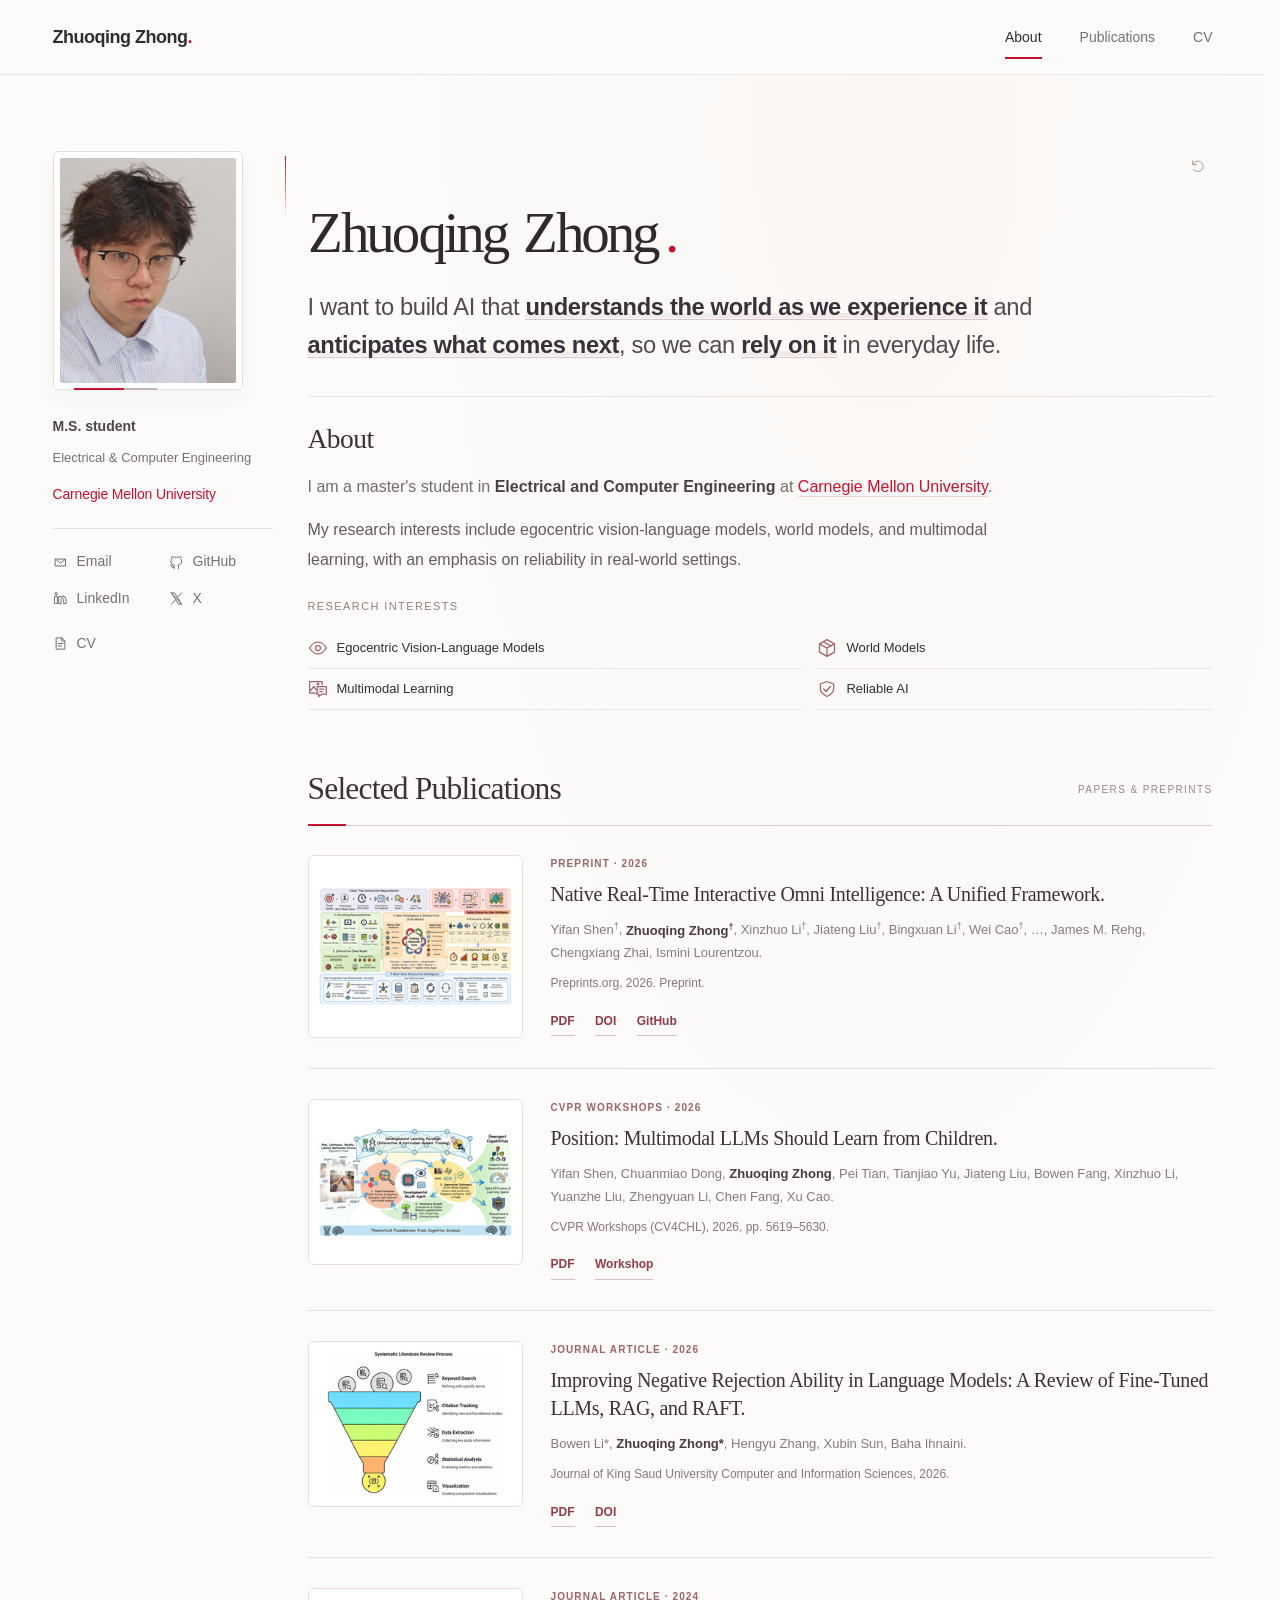
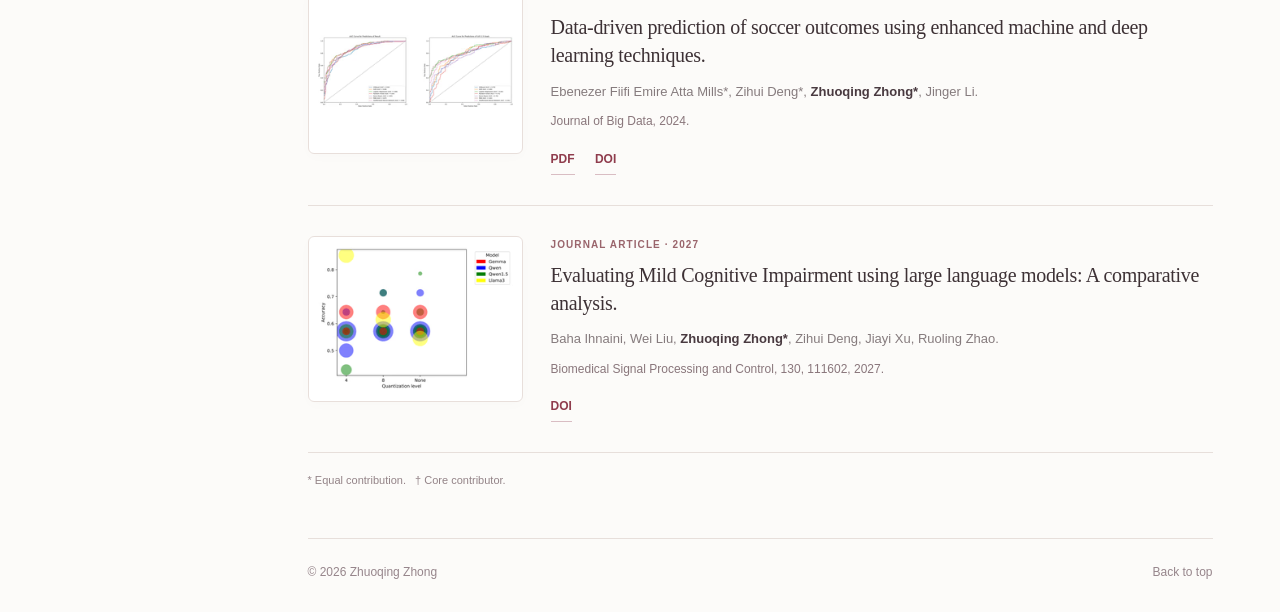
<file: index.html>
<!doctype html>
<html lang="en">
<head>
  <meta charset="utf-8">
  <meta name="viewport" content="width=device-width, initial-scale=1">
  <title>Zhuoqing Zhong — Research</title>
  <meta name="description" content="Zhuoqing Zhong, M.S. student at Carnegie Mellon University. Research interests in egocentric vision-language models, world models, multimodal learning, and reliable AI.">
  <meta name="theme-color" content="#fcfbf9">
  <link rel="icon" href="assets/img/favicon.svg?v=cmu-red" type="image/svg+xml">
  <link rel="preload" as="image" type="image/avif" href="assets/img/responsive/portrait-shirt-440.avif" imagesrcset="assets/img/responsive/portrait-shirt-220.avif 220w, assets/img/responsive/portrait-shirt-440.avif 440w, assets/img/responsive/portrait-shirt-660.avif 660w, assets/img/responsive/portrait-shirt-941.avif 941w" imagesizes="(max-width: 600px) 108px, (max-width: 800px) 136px, (max-width: 1050px) 161px, (max-width: 1299px) 176px, 206px" fetchpriority="high">
  <link rel="preload" as="image" type="image/avif" href="assets/img/responsive/interactive-omni-640.avif" imagesrcset="assets/img/responsive/interactive-omni-240.avif 240w, assets/img/responsive/interactive-omni-320.avif 320w, assets/img/responsive/interactive-omni-480.avif 480w, assets/img/responsive/interactive-omni-560.avif 560w, assets/img/responsive/interactive-omni-640.avif 640w, assets/img/responsive/interactive-omni-800.avif 800w, assets/img/responsive/interactive-omni-960.avif 960w, assets/img/responsive/interactive-omni-1635.avif 1635w" imagesizes="(max-width: 600px) min(calc(100vw - 60px), 303px), (max-width: 800px) 287px, (max-width: 1050px) 160px, (max-width: 1299px) 195px, 246px" fetchpriority="high">
<!-- inline-styles:start -->
<style data-source="assets/css/personal.css">
:root{--paper:#f8fafb;--ink:#24354a;--muted:#607084;--blue:#2b61ae;--line:#dce4ec;--serif:Georgia,'Times New Roman',serif}
*{box-sizing:border-box}html{scroll-behavior:smooth;scroll-padding-top:104px;scrollbar-gutter:stable}body{margin:0;background:var(--paper);color:var(--ink);font:16px/1.7 -apple-system,BlinkMacSystemFont,'Segoe UI',Helvetica,Arial,sans-serif;-webkit-font-smoothing:antialiased}a{color:inherit;text-decoration:none}a:focus-visible,button:focus-visible{outline:2px solid var(--blue);outline-offset:5px}p{margin:0}button{font:inherit}svg{display:block}::selection{background:#d6e5f6;color:#183958}.icon-sprite{display:none}.skip-link{position:fixed;top:-90px;left:20px;padding:10px;background:#fff;z-index:99}.skip-link:focus{top:12px}
.masthead{position:sticky;top:0;z-index:10;background:rgba(248,250,251,.95);backdrop-filter:blur(14px);border-bottom:1px solid var(--line)}.nav{max-width:1200px;min-height:78px;margin:auto;display:flex;align-items:center;justify-content:space-between;gap:32px}.wordmark{font-size:18px;font-weight:650;letter-spacing:-.6px}.wordmark span{color:var(--blue)}.nav-links{display:flex;align-items:center;gap:32px}.nav-links a{position:relative;padding:27px 0 25px;font-size:14px;color:var(--muted)}.nav-links a::after{content:'';position:absolute;bottom:16px;left:0;right:0;height:2px;background:var(--blue);transform:scaleX(0);transform-origin:left;transition:transform .25s}.nav-links a:hover,.nav-links a[aria-current]{color:var(--ink)}.nav-links a[aria-current]::after,.nav-links a:hover::after{transform:scaleX(1)}.reading-progress{position:absolute;left:0;bottom:-1px;height:2px;width:100%;background:var(--blue);transform:scaleX(0);transform-origin:left;opacity:.45}
.page{width:min(1200px,calc(100% - 88px));margin:86px auto 0;display:grid;grid-template-columns:210px minmax(0,1fr);gap:100px;align-items:start}.sidebar{position:sticky;top:126px}.portrait-frame{position:relative;margin-bottom:25px}.portrait-frame::after{content:'';position:absolute;left:16px;right:-9px;top:16px;bottom:-9px;border:1px solid #b9cde2;z-index:-1}.avatar{width:210px;height:258px;object-fit:cover;object-position:center 35%;display:block;border-radius:2px}.profile-name{font-weight:650;font-size:20px;letter-spacing:-.4px}.profile-role{font-size:14px;color:var(--blue);margin-top:3px}.affiliation{font-size:14px;line-height:1.7;margin-top:13px;color:var(--muted)}.affiliation strong{font-weight:500;color:var(--ink);display:inline-block;margin-top:5px}.profile-links{display:grid;grid-template-columns:1fr 1fr;gap:12px 8px;list-style:none;margin:25px 0 0;padding:24px 0 0;border-top:1px solid var(--line)}.profile-links a,.cv-link{display:flex;align-items:center;gap:9px;font-size:14px;color:var(--muted);width:fit-content}.profile-links svg,.cv-link svg{width:15px;height:15px;fill:none;stroke:currentColor;stroke-width:1.6;stroke-linecap:round;stroke-linejoin:round;flex-shrink:0}.profile-links a:hover,.cv-link:hover{color:var(--blue)}.cv-link{margin-top:19px}.content{min-width:0}.section{scroll-margin-top:0}.intro{padding-bottom:66px}.eyebrow{font-size:11px;letter-spacing:2.1px;font-weight:600;color:var(--blue);margin:0 0 19px}.intro h1{font-family:var(--serif);font-weight:400;letter-spacing:-3px;font-size:clamp(54px,5.7vw,78px);line-height:1.13;margin:0 0 25px}.intro h1>span{white-space:nowrap}.name-dot{color:var(--blue)}.intro-copy{max-width:620px;font-size:18px;line-height:1.8;color:#586879}.intro-copy strong{font-weight:500;color:var(--ink)}.intro-copy a{color:var(--ink);text-decoration:underline;text-decoration-color:#afc6df;text-underline-offset:5px;transition:text-decoration-color .2s}.intro-copy a:hover{text-decoration-color:var(--blue)}.signal-strip{margin:32px 0 23px;overflow:hidden}.signal-strip svg{width:100%;height:auto;max-height:114px}.signal-grid{color:#e0e8f0;opacity:.8}.signal-paths path{stroke-dasharray:1;stroke-dashoffset:0;animation:trace 1.9s cubic-bezier(.22,.61,.36,1) both}.signal-paths path:nth-child(2){animation-delay:.18s}.signal-paths path:nth-child(3){animation-delay:.32s}.signal-nodes{animation:nodes-in 1s .9s both}.interests h2{font-size:12px;letter-spacing:1.2px;text-transform:uppercase;font-weight:500;color:var(--muted);margin:0 0 14px}.interests ul{padding:0;margin:0;list-style:none;display:grid;grid-template-columns:1.2fr 1fr;gap:8px 20px}.interests li{font-size:14px;display:flex;align-items:center;gap:10px}.interest-glyph{width:18px;color:var(--blue);font-size:21px;font-family:Arial,sans-serif}.intro-enter{animation:enter .8s both}.intro h1{animation-delay:.1s}.intro-copy{animation-delay:.2s}
.section-heading{display:flex;align-items:center;justify-content:space-between;gap:20px;margin-bottom:32px;padding-bottom:18px;border-bottom:1px solid var(--line)}.section-heading h2{font-family:var(--serif);font-weight:400;font-size:35px;letter-spacing:-1px;line-height:1.2;margin:0}.section-heading h2 span{color:var(--blue)}.section-aside{font-size:10px;letter-spacing:1.5px;color:var(--muted)}.publication-list{list-style:none;padding:0;margin:0}.publication-list>li{position:relative;display:grid;grid-template-columns:245px minmax(0,1fr);gap:27px;padding:31px 0;border-bottom:1px solid var(--line)}.publication-list>li:first-child{padding-top:0;grid-template-columns:290px minmax(0,1fr)}.paper-figure{position:relative;align-self:start;display:flex;justify-content:center;align-items:center;background:white;padding:9px;border:1px solid #e0e6ed;border-radius:4px;min-height:155px;cursor:zoom-in;overflow:hidden;transition:border-color .2s,box-shadow .2s}.paper-figure img{display:block;width:100%;height:148px;object-fit:contain;transition:transform .35s}.publication-list>li:first-child .paper-figure img{height:175px}.figure-zoom{position:absolute;bottom:5px;right:6px;color:var(--blue);background:#fff;border:1px solid #dae4ef;border-radius:3px;width:23px;height:23px;display:grid;place-items:center;font:18px/1 Arial;opacity:0;transition:opacity .2s}.paper-figure:hover,.paper-figure:focus-visible{border-color:#abc2dc;box-shadow:0 5px 18px #254d7410}.paper-figure:hover img{transform:scale(1.025)}.paper-figure:hover .figure-zoom,.paper-figure:focus-visible .figure-zoom{opacity:1}.paper-details{min-width:0}.paper-category{font-size:10px;letter-spacing:1.1px;font-weight:650;color:var(--blue);margin-bottom:7px}.paper-title{font:400 22px/1.3 var(--serif);letter-spacing:-.3px;display:inline;color:#1c3047;text-decoration:underline;text-decoration-color:transparent;text-underline-offset:4px;transition:text-decoration-color .2s}.paper-title:hover{text-decoration-color:#a0b6cc}.authors{font-size:13px;line-height:1.8;color:#677484;margin-top:10px}.authors strong{font-weight:650;color:#35485c}.authors sup{font-size:9px}.venue{font-size:12px;line-height:1.6;color:#596b7e;margin-top:9px}.venue em{font-style:normal}.paper-resource{display:inline-flex;align-items:center;min-height:34px;margin:10px 16px 0 0;font-size:12px;font-weight:550;color:var(--blue);border-bottom:1px solid #b6cce3;transition:border-color .2s,color .2s}.paper-resource:hover{color:#193b6c;border-color:#193b6c}.contribution-note{font-size:12px;color:var(--muted);margin-top:18px}.background-section{margin-top:76px}.background-group{display:grid;grid-template-columns:112px minmax(0,1fr);gap:20px;margin:0 0 32px}.background-group h3{font-size:13px;font-weight:500;color:var(--muted);margin:0;padding-top:3px}.background-entry{display:flex;justify-content:space-between;gap:25px}.background-entry+.background-entry{margin-top:26px}.background-entry h4{font-size:16px;font-weight:600;line-height:1.5;margin:0 0 6px}.background-entry p{font-size:14px;color:var(--muted)}.background-entry .date{white-space:nowrap;font-size:12px;padding-top:3px}.minor{font-size:13px}.footer{display:flex;justify-content:space-between;gap:20px;margin-top:64px;padding:23px 0 30px;border-top:1px solid var(--line);font-size:12px;color:var(--muted)}.footer a:hover{color:var(--blue)}
.figure-open{overflow:hidden}.figure-dialog{width:fit-content;max-width:min(1180px,calc(100vw - 40px));max-height:calc(100dvh - 40px);margin:auto;padding:48px 24px 22px;border:0;border-radius:8px;background:#fff;color:var(--ink);box-shadow:0 20px 80px #0004}.figure-dialog::backdrop{background:#182331b8;backdrop-filter:blur(4px)}.figure-dialog figure{margin:0}.figure-full{display:block;width:auto;height:auto;max-width:100%;max-height:calc(100dvh - 210px);margin:auto;object-fit:contain}.figure-dialog figcaption{max-width:75ch;margin:17px auto 0;font-size:14px;line-height:1.5;text-align:center}.figure-close{position:absolute;top:5px;right:7px;width:40px;height:40px;border:0;border-radius:4px;background:transparent;color:#505a68;font:30px/1 Arial;cursor:pointer}.figure-close:hover{background:#edf2f8}
@keyframes trace{from{stroke-dashoffset:1}to{stroke-dashoffset:0}}@keyframes nodes-in{from{opacity:0}to{opacity:1}}@keyframes enter{from{opacity:0;transform:translateY(12px)}to{opacity:1;transform:translateY(0)}}
@media(min-width:1300px){.nav{width:calc(100% - 88px)}}
@media(max-width:1299px){.nav{width:calc(100% - 88px)}.page{gap:64px;grid-template-columns:190px minmax(0,1fr)}.avatar{width:190px;height:234px}.publication-list>li,.publication-list>li:first-child{grid-template-columns:220px minmax(0,1fr)}.intro h1{font-size:62px}.background-group{grid-template-columns:88px 1fr}}
@media(max-width:1050px){.page{gap:42px;grid-template-columns:170px minmax(0,1fr);width:calc(100% - 64px)}.nav{width:calc(100% - 64px)}.avatar{width:170px;height:210px}.intro h1{font-size:53px;letter-spacing:-2px}.interests ul{grid-template-columns:1fr}.publication-list>li,.publication-list>li:first-child{grid-template-columns:190px minmax(0,1fr);gap:22px}.paper-title{font-size:20px}.paper-figure img,.publication-list>li:first-child .paper-figure img{height:130px}.background-group{grid-template-columns:1fr;gap:12px}.section-aside{display:none}}
@media(max-width:800px){.page{grid-template-columns:150px minmax(0,1fr);gap:32px;margin-top:55px}.avatar{width:150px;height:184px}.nav-links{gap:20px}.profile-links{grid-template-columns:1fr;gap:10px}.profile-name{font-size:18px}.affiliation{font-size:13px}.intro h1{font-size:48px}.intro-copy{font-size:16px}.publication-list>li,.publication-list>li:first-child{grid-template-columns:1fr;gap:19px}.paper-figure{max-width:330px}.paper-figure img,.publication-list>li:first-child .paper-figure img{height:175px}.section-heading h2{font-size:31px}.background-entry{flex-direction:column;gap:5px}.background-entry .date{padding-top:0}}
@media(max-width:600px){html{scroll-padding-top:111px}.nav{width:calc(100% - 40px);min-height:90px;flex-direction:column;align-items:flex-start;justify-content:center;gap:4px;padding:10px 0}.wordmark{font-size:16px}.nav-links{width:100%;justify-content:space-between;gap:14px}.nav-links a{padding:6px 0;font-size:13px}.nav-links a::after{bottom:0}.page{width:calc(100% - 40px);grid-template-columns:1fr;gap:43px;margin-top:34px}.sidebar{position:static;display:grid;grid-template-columns:112px 1fr;gap:23px;align-items:start}.portrait-frame{margin:0}.portrait-frame::after{left:8px;right:-6px;top:8px;bottom:-6px}.avatar{width:112px;height:138px}.profile-name{font-size:18px}.profile-role{font-size:13px;margin-top:0}.affiliation{font-size:12px;line-height:1.55;margin-top:7px}.affiliation strong{margin-top:3px}.profile-links{grid-template-columns:repeat(4,auto);border:0;padding:0;margin:14px 0 0;gap:13px}.profile-links a{font-size:0;gap:0;min-width:24px;min-height:26px}.profile-links svg{width:16px;height:16px}.cv-link{font-size:12px;margin-top:9px}.cv-link svg{width:14px;height:14px}.intro{padding-bottom:47px}.eyebrow{font-size:10px;margin-bottom:12px;letter-spacing:1.8px}.intro h1{font-size:clamp(39px,10.5vw,58px);letter-spacing:-1.6px;margin-bottom:20px}.intro-copy{font-size:16px;line-height:1.75}.signal-strip{margin:25px 0 20px}.signal-strip svg{width:140%;max-width:none;transform:translateX(-14%);height:85px}.interests ul{gap:7px}.interests li{font-size:13px}.interests h2{font-size:11px}.section-heading{margin-bottom:24px;padding-bottom:15px}.section-heading h2{font-size:30px}.paper-category{font-size:10px}.publication-list>li,.publication-list>li:first-child{gap:18px;padding:27px 0}.publication-list>li:first-child{padding-top:0}.paper-figure{width:100%;max-width:none;padding:9px;min-height:0}.paper-figure img,.publication-list>li:first-child .paper-figure img{height:185px}.figure-zoom{opacity:.8}.paper-title{font-size:22px}.authors{font-size:13px}.paper-resource{font-size:13px;min-height:38px}.background-section{margin-top:55px}.background-group{margin-bottom:28px}.background-entry{gap:5px}.background-entry h4{font-size:15px}.background-entry p{font-size:13px}.footer{margin-top:40px;font-size:11px}.figure-dialog{max-width:calc(100vw - 20px);padding:48px 12px 18px}.figure-dialog figcaption{font-size:13px}}
@media(prefers-reduced-motion:reduce){html{scroll-behavior:auto}*,*::before,*::after{animation:none!important;transition:none!important}.paper-figure:hover img{transform:none}}
</style>
<style data-source="assets/css/personal-v2.css">
/* Carnegie red is reserved for affiliation and small interactive accents. */
:root{--paper:#fcfbf9;--ink:#302f30;--muted:#747174;--blue:#a5263c;--line:#e7e2df;--cmu:#c41230}
body{background:radial-gradient(ellipse at 70% 4%,#f1e4e230,transparent 40%),var(--paper)}
.masthead{background:rgba(252,251,249,.94);border-bottom-color:#e9e5e2}.wordmark{letter-spacing:-.5px}.wordmark span{color:var(--cmu)}.nav{min-height:74px}.nav-links{gap:38px}.nav-links a{padding:25px 0 23px}.nav-links a::after{height:2px;background:var(--cmu);bottom:14px}.reading-progress{background:var(--cmu);opacity:.3}
.page{max-width:1160px;grid-template-columns:220px minmax(0,1fr);gap:88px;margin-top:76px}.nav{max-width:1160px}.sidebar{top:112px}.portrait-frame{padding:6px;background:#fff;border:1px solid #e5deda;border-radius:5px;box-shadow:0 8px 25px #45352c09;margin-bottom:25px;animation:portrait-in 1.25s cubic-bezier(.16,1,.3,1) both}.portrait-frame::after{z-index:1;left:20px;right:20px;top:auto;bottom:-1px;height:2px;border:0;background:linear-gradient(90deg,var(--cmu) 0 34%,#c0b6b1 34% 56%,transparent 56%);transform-origin:left;animation:rule-in 1s .75s both}.avatar{width:100%;height:256px;border-radius:2px}.profile-role{font-size:14px;font-weight:600;color:#4d4547;margin-bottom:8px}.affiliation{font-size:14px;color:#777174;margin-top:0;line-height:1.65}.campus-link{display:flex;align-items:center;gap:12px;width:fit-content;margin-top:17px;color:var(--cmu);font-size:15px;line-height:1.35;font-weight:600;letter-spacing:-.15px}.campus-mark{width:22px;height:27px;flex:0 0 auto;background:linear-gradient(90deg,transparent 0 4px,#c412302b 4px 6px,transparent 6px 13px,#c41230 13px 16px,transparent 16px),linear-gradient(transparent 0 7px,#c41230 7px 10px,transparent 10px 19px,#c4123038 19px 21px,transparent 21px)}.campus-link:hover{color:#8f1026}.campus-link:hover .campus-mark{transform:translateY(-2px)}.campus-mark{transition:transform .2s}.profile-links{margin-top:24px;padding-top:21px;gap:13px 12px}.profile-links a,.cv-link{color:#767072}.profile-links a:hover,.cv-link:hover{color:var(--cmu)}.profile-info{animation:enter .8s .45s both}.cv-link{margin-top:21px}
.intro{padding-bottom:53px;position:relative}.intro::before{content:'';position:absolute;left:-29px;top:5px;width:1px;height:63px;background:linear-gradient(var(--cmu),#c4123000);animation:rule-down .9s .2s both;transform-origin:top}.intro-topline{display:flex;align-items:center;justify-content:space-between;margin-bottom:18px}.eyebrow{margin:0;font-size:11px;letter-spacing:2px;color:#8b6a70;font-weight:550}.replay-intro{border:0;background:transparent;color:#9b9290;cursor:pointer;width:30px;height:30px;padding:7px;border-radius:50%;transition:background .2s,color .2s,transform .4s}.replay-intro svg{width:16px;height:16px;fill:none;stroke:currentColor;stroke-width:1.3;stroke-linecap:round;stroke-linejoin:round}.replay-intro:hover{color:var(--cmu);background:#f4e9e8;transform:rotate(-30deg)}.replay-intro:disabled{cursor:default;opacity:.3}.intro h1{color:#30292c;font-size:72px;letter-spacing:-3.2px;line-height:1.18;margin:0 0 23px;font-weight:400;animation:none;white-space:normal}.name-heading .name-word{display:inline-flex;white-space:nowrap;vertical-align:top}.name-heading .letter-mask{display:inline-block;overflow:hidden;vertical-align:top;padding-bottom:8px;margin-bottom:-8px}.name-heading .name-glyph{display:inline-block;transform-origin:bottom left;animation:letter-enter 1.05s cubic-bezier(.16,1,.3,1) both;animation-delay:calc(.16s + var(--i)*.045s)}.name-heading .name-space{display:inline-block;width:.2em}.name-heading .name-dot{color:var(--cmu);animation:dot-enter .6s 1.05s both}.intro-copy{color:#736b6e;font-size:17px;line-height:1.85;max-width:620px;animation:copy-enter .9s .68s both}.intro-copy strong{color:#4c4246;font-weight:550}.intro-copy a{color:var(--cmu);text-decoration:none;background:linear-gradient(#c4123029,#c4123029) 0 100% / 100% 1px no-repeat;padding-bottom:2px;transition:background-size .2s}.intro-copy a:hover{background-size:100% 5px}
.signal-strip{position:relative;margin:27px 0 24px;border-top:1px solid #eee7e3;border-bottom:1px solid #eee7e3;background:linear-gradient(90deg,#f9f5f1a0,transparent 35%,#f6eceb60 70%,transparent);padding:6px 0;overflow:hidden;animation:copy-enter 1s .72s both}.signal-strip svg{max-height:104px}.signal-grid{color:#ded4d0;opacity:.55}.signal-paths{stroke-width:1.2}.signal-paths path{animation:trace 2.2s .55s cubic-bezier(.22,.61,.36,1) both}.signal-paths path:nth-child(2){animation-delay:.7s}.signal-paths path:nth-child(3){animation-delay:.85s}.signal-nodes{animation:nodes-in .9s 1.6s both}.signal-nodes circle:nth-child(3){fill:var(--cmu);stroke:var(--paper);stroke-width:3;r:6}.signal-travel path{stroke-dasharray:.045 .955;stroke-dashoffset:1;animation:signal-pass 2.25s .7s ease-in-out both;opacity:0}.signal-travel path:nth-child(2){animation-delay:.9s}.signal-travel path:nth-child(3){animation-delay:1.1s}.signal-ring{transform-box:fill-box;transform-origin:center;animation:ring-enter 1.1s 1.55s ease-out both;opacity:0}.interests{animation:copy-enter .9s 1s both}.interests h2{font-size:11px;letter-spacing:1.4px;color:#928080;margin-bottom:12px}.interests ul{grid-template-columns:1.25fr 1fr;gap:0 23px}.interests li{padding:9px 0;border-bottom:1px solid #ece5e2;font-size:13px;gap:9px;transition:color .2s,border-color .2s}.interests li:hover{color:var(--cmu);border-color:#c4123055}.interest-glyph{color:#9e6370;font-size:18px;transition:transform .3s}.interests li:hover .interest-glyph{transform:rotate(-8deg) scale(1.13)}
.section-heading{padding-bottom:17px;margin-bottom:29px;border-bottom-color:#d8cfca;position:relative}.section-heading::after{content:'';position:absolute;left:0;bottom:-1px;width:38px;height:2px;background:var(--cmu)}.section-heading h2{font-size:33px;letter-spacing:-.8px;color:#3d3135}.section-heading h2 span{color:var(--cmu)}.section-aside{color:#97868a;font-size:10px;letter-spacing:1.4px}.publication-list>li{grid-template-columns:238px minmax(0,1fr);gap:28px;padding:30px 0;border-bottom-color:#e7dfdb;transition:opacity .6s,transform .6s}.publication-list>li:first-child{grid-template-columns:266px minmax(0,1fr)}.publication-list>li::before{content:'';position:absolute;left:-15px;top:28px;bottom:28px;width:2px;background:var(--cmu);transform:scaleY(0);transform-origin:top;transition:transform .28s;opacity:.6}.publication-list>li:first-child::before{top:0}.publication-list>li:hover::before{transform:scaleY(1)}.paper-figure{padding:9px;background:#fff;border-color:#e8dfdb;border-radius:6px;box-shadow:0 3px 14px #46382f04;min-height:150px}.paper-figure img{height:146px}.publication-list>li:first-child .paper-figure img{height:163px}.paper-figure:hover,.paper-figure:focus-visible{border-color:#c7a7a8;box-shadow:0 6px 22px #6f36300d}.figure-zoom{color:var(--cmu);border-color:#e1cdcd}.paper-category{color:#9a656c;font-size:10px;font-weight:600;letter-spacing:1.1px;margin-bottom:9px}.paper-title{color:#3d3135;font-size:22px;line-height:1.33;transition:color .2s,text-decoration-color .2s}.paper-title:hover{color:#9c263d;text-decoration-color:#dcb8bd}.authors{color:#857b7d;font-size:13px;line-height:1.75;margin-top:10px}.authors strong{color:#493a40}.venue{color:#89767b;font-size:12px}.paper-resource{color:#8f3c4d;border-bottom-color:#d9bdc3;font-weight:550;min-height:30px;margin-top:13px}.paper-resource:hover{color:var(--cmu);border-color:var(--cmu)}.contribution-note{color:#938387;font-size:11px}.footer{margin-top:48px;color:#96858b;border-color:#e7dfdb}.figure-dialog{color:var(--ink)}.figure-dialog::backdrop{background:#35292db8}.figure-close:hover{background:#f5ecee}.has-reveals .publication-list>li.awaiting-reveal{opacity:0;transform:translateY(22px)}
/* The two initials open into the full name; interaction stays with the person. */
.portrait-arrival{animation:portrait-in 1.25s .2s cubic-bezier(.16,1,.3,1) both;perspective:850px}
.portrait-frame{animation:none;transform:rotateX(var(--tilt-x,0deg)) rotateY(var(--tilt-y,0deg));transition:transform .3s ease-out,box-shadow .3s}
/* Keep a small ink allowance beyond the layout box throughout the reveal.
   Negative tracking must not crop rounded strokes or snap them in at the end. */
.name-heading .letter-mask{padding-top:5px;margin-top:-5px;overflow:visible;clip-path:inset(-.25em -.12em -.25em 0)}
.name-heading .letter-mask:not(.is-initial){animation:name-unfold 1.15s .45s cubic-bezier(.22,.68,.18,1) both}
.name-heading .name-glyph{animation:ink-arrival 1.25s .48s both;transform:none}
.name-heading .is-initial .name-glyph{animation:initial-ink 1.6s .15s both}
.name-heading .glyph-ink{display:inline-block;color:var(--letter-ink,inherit);transform:translateY(var(--letter-lift,0px));transition:color .18s ease-out,transform .18s ease-out}
/* Match the optical spacing of both Z-h pairs and the o-q pair. */
.name-heading .is-initial .name-glyph,
.name-heading .name-word:first-child .letter-mask:nth-child(4) .name-glyph{padding-right:.025em}
.name-heading .letter-mask.is-terminal{letter-spacing:0;padding-right:.025em}
.name-heading .name-dot{animation-delay:1.3s;margin-left:.06em;letter-spacing:0;flex-shrink:0}
.intro-topline{justify-content:flex-end;min-height:30px}
.intro-slogan{font:400 clamp(21px,1.85vw,26px)/1.6 -apple-system,BlinkMacSystemFont,'Segoe UI',Helvetica,Arial,sans-serif;letter-spacing:-.35px;color:#514b4e;max-width:830px;margin:0;animation:copy-enter .9s .75s both}
.slogan-focus{color:#383137;font-weight:550;text-decoration:none;padding:0 .025em;margin:0 -.025em;-webkit-box-decoration-break:clone;box-decoration-break:clone;background-image:linear-gradient(#66515c14,#66515c14),linear-gradient(#a55d6a55,#a55d6a55);background-position:0 91%,0 100%;background-repeat:no-repeat;background-size:100% .22em,100% 1px;transition:color .2s,background-size .2s;animation:emphasis-in .65s var(--emphasis-delay,1.8s) backwards}
[data-focus-group="perception"]{--emphasis-delay:1.8s}
[data-focus-group="prediction"]{--emphasis-delay:2.2s}
[data-focus-group="reliability"]{--emphasis-delay:2.6s}
.slogan-focus:hover,.slogan-focus:focus-visible,.slogan-focus.is-linked{color:#383137;background-size:100% .65em,100% 2px}
.interests li[data-focus-group]{position:relative;padding:0;transition:background .2s,border-color .2s;animation:topic-intro-pulse .8s var(--emphasis-delay) backwards;scroll-margin-block:130px}
.interest-link{display:flex;align-items:center;gap:9px;width:100%;padding:9px 9px 9px 0;color:inherit;border-radius:2px;transition:color .2s}
.interests li[data-focus-group]::before{content:'';position:absolute;left:-8px;top:10px;bottom:10px;width:2px;background:#9e6370;opacity:0;transform:scaleY(.3);transition:opacity .2s,transform .2s}
.interests li:hover{color:#3f363b;border-bottom-color:#9e637055}
.interests li.is-linked{background:linear-gradient(90deg,#66515c0a,transparent);border-bottom-color:#9e637055;color:#3f363b}
.interest-glyph{width:20px;height:20px;flex:0 0 20px;fill:none;stroke:currentColor;stroke-width:1.5;stroke-linecap:round;stroke-linejoin:round}
.interests li.is-linked::before{opacity:.8;transform:scaleY(1)}
.interests li.is-linked .interest-glyph{transform:rotate(-8deg) scale(1.1)}
.slogan-focus:focus-visible,.interest-link:focus-visible{outline:2px solid #a5263c;outline-offset:5px}
@keyframes emphasis-in{from{background-size:0 .22em,0 1px}to{background-size:100% .22em,100% 1px}}
@keyframes topic-intro-pulse{0%,100%{background-color:transparent}40%{background-color:#66515c0a}}
.about-details{margin-top:31px;padding-top:25px;border-top:1px solid var(--line)}
.about-details h2{font:400 29px/1.25 var(--serif);letter-spacing:-.5px;color:#3d3135;margin:0 0 17px;animation:copy-enter .9s .9s both}
.intro-direction{max-width:740px;font-size:16px;line-height:1.85;color:#645b5e;margin:0;animation:copy-enter .9s 1.05s both}
.intro .intro-copy{max-width:740px;font-size:16px;line-height:1.8;margin-bottom:13px;animation-delay:.95s}
.interests{margin-top:23px;padding-top:0;border-top:0;animation-delay:1.15s}
.intro{padding-bottom:60px}
@keyframes name-unfold{0%{max-width:0;opacity:0}18%{opacity:1}100%{max-width:1em;opacity:1}}
/* Isolate the original letter-unfold layout work without clipping its ink. */
.name-heading{contain:layout style}
.paper-figure picture{display:block;width:100%;min-width:0}
/* Reserve the original figure dimensions while its full-resolution file loads. */
.figure-full{width:var(--figure-width,auto);aspect-ratio:var(--figure-ratio,auto)}
@keyframes initial-ink{0%,20%{color:var(--cmu)}100%{color:#30292c}}
@keyframes ink-arrival{0%{color:var(--cmu);opacity:0;transform:translateY(5px)}40%{opacity:1}100%{color:#30292c;opacity:1;transform:translateY(0)}}
@media(hover:hover) and (pointer:fine){.portrait-frame:hover{box-shadow:0 12px 28px #45352c12}}
@media(prefers-reduced-motion:reduce){.portrait-frame,.name-heading .glyph-ink{transform:none!important}.name-heading .glyph-ink{color:inherit!important}}
@keyframes letter-enter{from{opacity:0;transform:translateY(110%) rotate(7deg);filter:blur(4px)}to{opacity:1;transform:translateY(0) rotate(0);filter:blur(0)}}
@keyframes dot-enter{0%{opacity:0;transform:scale(0) translateY(-12px)}75%{transform:scale(1.25)}100%{opacity:1;transform:scale(1)}}
@keyframes portrait-in{from{opacity:0;transform:translateY(32px) rotate(-2deg);filter:blur(5px)}to{opacity:1;transform:none;filter:blur(0)}}
@keyframes copy-enter{from{opacity:0;transform:translateY(18px)}to{opacity:1;transform:none}}
@keyframes rule-in{from{transform:scaleX(0)}to{transform:scaleX(1)}}@keyframes rule-down{from{transform:scaleY(0)}to{transform:scaleY(1)}}
@keyframes signal-pass{0%{opacity:0;stroke-dashoffset:1}12%{opacity:1}88%{opacity:1}100%{opacity:0;stroke-dashoffset:0}}
@keyframes ring-enter{0%{opacity:.8;transform:scale(.2)}100%{opacity:0;transform:scale(1.8)}}
@media(max-width:1299px){.page{grid-template-columns:190px minmax(0,1fr);gap:65px}.avatar{height:225px}.intro h1{font-size:62px}.publication-list>li,.publication-list>li:first-child{grid-template-columns:215px minmax(0,1fr)}.intro::before{left:-23px}.interests ul{gap:0 16px}}
@media(max-width:1050px){.page{grid-template-columns:175px minmax(0,1fr);gap:45px;margin-top:60px}.avatar{height:207px}.intro h1{font-size:52px;letter-spacing:-2.2px}.intro-copy{font-size:16px}.publication-list>li,.publication-list>li:first-child{grid-template-columns:180px minmax(0,1fr);gap:21px}.paper-title{font-size:20px}.interests ul{grid-template-columns:1fr}.intro::before{left:-18px}.campus-link{font-size:14px;gap:9px}.signal-strip{margin:24px 0 20px}}
@media(max-width:800px){.page{grid-template-columns:150px minmax(0,1fr);gap:32px}.avatar{height:177px}.profile-links{grid-template-columns:1fr}.intro h1{font-size:46px}.campus-mark{display:none}.campus-link{font-size:14px}.publication-list>li,.publication-list>li:first-child{grid-template-columns:1fr;gap:18px}.paper-figure img,.publication-list>li:first-child .paper-figure img{height:175px}.publication-list>li::before{left:-12px}.intro::before{display:none}}
@media(max-width:600px){.nav{min-height:86px;padding:9px 0}.nav-links{justify-content:flex-start;gap:30px}.nav-links a{padding:5px 0}.nav-links a::after{bottom:0}.page{grid-template-columns:1fr;gap:37px;margin-top:32px}.sidebar{grid-template-columns:118px 1fr;gap:23px}.portrait-frame{padding:4px;margin:0}.avatar{height:135px}.portrait-frame::after{left:12px;right:12px;bottom:-1px}.profile-role{font-size:13px;margin:0 0 5px}.affiliation{font-size:12px;line-height:1.55}.campus-link{font-size:13px;line-height:1.3;margin-top:8px;gap:7px}.campus-mark{display:block;width:17px;height:22px;background-size:90% 90%}.profile-links{grid-template-columns:repeat(4,auto);gap:12px;padding:0;margin-top:12px}.profile-links a{font-size:0}.cv-link{margin-top:10px;font-size:12px}.intro-topline{margin-bottom:13px}.replay-intro{width:27px;height:27px;padding:6px}.eyebrow{font-size:10px}.intro h1{font-size:clamp(36px,10vw,56px);letter-spacing:-1.6px;line-height:1.2;margin-bottom:18px}.intro-copy{font-size:16px;line-height:1.8}.signal-strip{margin:23px 0 20px;padding:2px 0}.signal-strip svg{height:80px}.interests li{padding:8px 0;font-size:13px}.interests h2{font-size:10px}.intro{padding-bottom:44px}.section-heading h2{font-size:29px}.publication-list>li,.publication-list>li:first-child{gap:19px;padding:28px 0}.publication-list>li:first-child{padding-top:0}.paper-figure img,.publication-list>li:first-child .paper-figure img{height:185px}.paper-title{font-size:22px}.paper-category{font-size:10px}.paper-resource{font-size:13px;min-height:35px}.publication-list>li::before{display:none}.footer{margin-top:38px}}
/* Slightly quieter title scale; keep body copy and motion unchanged. */
.intro h1{font-size:66px}
.about-details h2{font-size:27.5px}
.section-heading h2{font-size:31.5px}
.paper-title{font-size:20px}
@media(max-width:1299px){.intro h1{font-size:57px}}
@media(max-width:1050px){.intro h1{font-size:48px}.paper-title{font-size:19px}}
@media(max-width:800px){.intro h1{font-size:42px}}
@media(max-width:600px){.intro h1{font-size:clamp(33px,9.2vw,51.5px)}.section-heading h2{font-size:27.5px}.paper-title{font-size:20px}}
/* Keep the short profile facts on separate single lines when space permits. */
.campus-link{font-weight:500}
@media(min-width:1051px){.affiliation{font-size:13px}.campus-link{font-size:14px}}
@media(min-width:1051px) and (max-width:1299px){.page{grid-template-columns:220px minmax(0,1fr);gap:35px}.portrait-arrival{max-width:190px}}
@media(prefers-reduced-motion:reduce){.signal-travel,.signal-ring{display:none}.has-reveals .publication-list>li.awaiting-reveal{opacity:1;transform:none}.replay-intro{display:none}*,*::before,*::after{animation:none!important;transition:none!important}}
</style>
<!-- inline-styles:end -->
</head>
<body>
<a class="skip-link" href="#about">Skip to content</a>
  <svg class="icon-sprite" aria-hidden="true">
<symbol id="icon-education" viewBox="0 0 24 24">
      <path d="m2 9 10-5 10 5-10 5L2 9Zm4 2v6c4 3 8 3 12 0v-6M22 9v7"></path>
    </symbol>
<symbol id="icon-paper" viewBox="0 0 24 24">
      <path d="M14 3H5v18h14V8l-5-5Zm0 0v5h5M8 12h8M8 16h6"></path>
    </symbol>
<symbol id="icon-eye" viewBox="0 0 24 24">
      <path d="M2 12s3.5-7 10-7 10 7 10 7-3.5 7-10 7S2 12 2 12Z"></path><circle cx="12" cy="12" r="3"></circle>
    </symbol>
<symbol id="icon-shield" viewBox="0 0 24 24">
      <path d="m12 3 8 3v6c0 5-8 9-8 9s-8-4-8-9V6l8-3Z"></path><path d="m8 12 3 3 5-6"></path>
    </symbol>
    <symbol id="icon-mail" viewBox="0 0 24 24">
      <path d="M4 6.5h16v11H4z"></path>
      <path d="m4.5 7 7.5 6 7.5-6"></path>
    </symbol>
    <symbol id="icon-github" viewBox="0 0 24 24">
      <path d="M15 22v-3.2a3.1 3.1 0 0 0-.9-2.4c3-.3 6.1-1.5 6.1-6.7a5.2 5.2 0 0 0-1.4-3.6 4.8 4.8 0 0 0-.1-3.6s-1.1-.4-3.7 1.4a12.7 12.7 0 0 0-6.7 0C5.7 2.1 4.6 2.5 4.6 2.5a4.8 4.8 0 0 0-.1 3.6A5.2 5.2 0 0 0 3.1 9.7c0 5.2 3.1 6.4 6.1 6.7a2.8 2.8 0 0 0-.8 1.8c-.7.3-2.5.8-3.6-1a2.6 2.6 0 0 0-1.9-1.3s-1.2 0-.1.8a3.2 3.2 0 0 1 1.3 1.7s.7 2.2 4.2 1.5V22"></path>
    </symbol>
    <symbol id="icon-linkedin" viewBox="0 0 24 24">
      <path d="M16 8a5 5 0 0 1 5 5v7h-4v-6.5a2 2 0 0 0-4 0V20H9V9h4v1.4A4.5 4.5 0 0 1 16 8Z"></path>
      <path d="M3 9h4v11H3z"></path>
      <path d="M5 6.5A2.1 2.1 0 1 0 5 2.3a2.1 2.1 0 0 0 0 4.2Z"></path>
    </symbol>
  </svg>
<header class="masthead">
  <nav class="nav" aria-label="Primary navigation">
    <a class="wordmark" href="#about" aria-label="Zhuoqing Zhong, home">Zhuoqing Zhong<span>.</span></a>
    <div class="nav-links">
      <a href="#about" aria-current="location">About</a>
      <a href="#publications">Publications</a>
      <a href="cv.html">CV</a>
    </div>
  </nav>
  <div class="reading-progress" aria-hidden="true"></div>
</header>
<main class="page">
  <aside class="sidebar" aria-label="Profile">
    <div class="portrait-arrival"><div class="portrait-frame"><picture style="display:block"><source type="image/avif" srcset="assets/img/responsive/portrait-shirt-220.avif 220w, assets/img/responsive/portrait-shirt-440.avif 440w, assets/img/responsive/portrait-shirt-660.avif 660w, assets/img/responsive/portrait-shirt-941.avif 941w" sizes="(max-width: 600px) 108px, (max-width: 800px) 136px, (max-width: 1050px) 161px, (max-width: 1299px) 176px, 206px"><img class="avatar" src="assets/img/responsive/portrait-shirt-440.webp" srcset="assets/img/responsive/portrait-shirt-220.webp 220w, assets/img/responsive/portrait-shirt-440.webp 440w, assets/img/responsive/portrait-shirt-660.webp 660w, assets/img/portrait-shirt.webp 941w" sizes="(max-width: 600px) 108px, (max-width: 800px) 136px, (max-width: 1050px) 161px, (max-width: 1299px) 176px, 206px" fetchpriority="high" decoding="async" alt="Zhuoqing Zhong" width="210" height="258"></picture></div></div>
    <div class="profile-info">
      <p class="profile-role">M.S. student</p>
      <p class="affiliation">Electrical &amp; Computer Engineering</p>
      <a class="campus-link" href="https://www.cmu.edu/">Carnegie Mellon University</a>
      <ul class="profile-links">
        <li><a href="mailto:zhuoqinz@andrew.cmu.edu"><svg aria-hidden="true"><use href="#icon-mail"></use></svg>Email</a></li>
        <li><a href="https://github.com/zhuoqinz"><svg aria-hidden="true"><use href="#icon-github"></use></svg>GitHub</a></li>
        <li><a href="https://www.linkedin.com/in/zhuoqing-zhong-909679406"><svg aria-hidden="true"><use href="#icon-linkedin"></use></svg>LinkedIn</a></li>
        <li><a href="https://x.com/zhuoqinz"><svg aria-hidden="true" viewBox="0 0 24 24"><path d="m4 3 16 18M20 3 4 21M4 3h5l11 18h-5L4 3Z"/></svg>X</a></li>
      </ul>
      <a class="cv-link" href="cv.html"><svg aria-hidden="true"><use href="#icon-paper"></use></svg>CV</a>
    </div>
  </aside>
  <div class="content">
    <section id="about" class="intro section">
      <div class="intro-topline"><button class="replay-intro" type="button" aria-label="Replay introduction animation" title="Replay introduction"><svg viewBox="0 0 24 24" aria-hidden="true"><path d="M4 10a8 8 0 1 1 1 7M4 4v6h6"/></svg></button></div>
      <h1 class="name-heading" aria-label="Zhuoqing Zhong"><span class="name-word" aria-hidden="true"><span class="letter-mask is-initial"><span class="name-glyph" style="--i:0"><span class="glyph-ink">Z</span></span></span><span class="letter-mask"><span class="name-glyph" style="--i:1"><span class="glyph-ink">h</span></span></span><span class="letter-mask"><span class="name-glyph" style="--i:2"><span class="glyph-ink">u</span></span></span><span class="letter-mask"><span class="name-glyph" style="--i:3"><span class="glyph-ink">o</span></span></span><span class="letter-mask"><span class="name-glyph" style="--i:4"><span class="glyph-ink">q</span></span></span><span class="letter-mask"><span class="name-glyph" style="--i:5"><span class="glyph-ink">i</span></span></span><span class="letter-mask"><span class="name-glyph" style="--i:6"><span class="glyph-ink">n</span></span></span><span class="letter-mask is-terminal"><span class="name-glyph" style="--i:7"><span class="glyph-ink">g</span></span></span></span><span class="name-space" aria-hidden="true"> </span><span class="name-word" aria-hidden="true"><span class="letter-mask is-initial"><span class="name-glyph" style="--i:8"><span class="glyph-ink">Z</span></span></span><span class="letter-mask"><span class="name-glyph" style="--i:9"><span class="glyph-ink">h</span></span></span><span class="letter-mask"><span class="name-glyph" style="--i:10"><span class="glyph-ink">o</span></span></span><span class="letter-mask"><span class="name-glyph" style="--i:11"><span class="glyph-ink">n</span></span></span><span class="letter-mask is-terminal"><span class="name-glyph" style="--i:12"><span class="glyph-ink">g</span></span></span><span class="name-dot">.</span></span></h1>
      <p class="intro-slogan">I want to build AI that <a class="slogan-focus" id="focus-perception" href="#interest-egocentric" data-focus-group="perception">understands the world as we experience it</a> and <a class="slogan-focus" id="focus-prediction" href="#interest-world" data-focus-group="prediction">anticipates what comes next</a>, so we can <a class="slogan-focus" id="focus-reliability" href="#interest-reliable" data-focus-group="reliability">rely on it</a> in everyday life.</p>
      <div class="about-details">
        <h2>About</h2>
        <p class="intro-copy intro-enter">I am a master's student in <strong>Electrical and Computer Engineering</strong> at <a href="https://www.cmu.edu/">Carnegie Mellon University</a>.</p>
        <p class="intro-direction">My research interests include egocentric vision-language models, world models, and multimodal learning, with an emphasis on reliability in real-world settings.</p>
      </div>
      <div class="interests">
        <h2>Research interests</h2>
        <ul>
          <li id="interest-egocentric" data-focus-group="perception"><a class="interest-link" href="#focus-perception" data-focus-group="perception"><svg class="interest-glyph" viewBox="0 0 24 24" aria-hidden="true"><use href="#icon-eye"></use></svg>Egocentric Vision-Language Models</a></li>
          <li id="interest-world" data-focus-group="prediction"><a class="interest-link" href="#focus-prediction" data-focus-group="prediction"><svg class="interest-glyph" viewBox="0 0 24 24" aria-hidden="true"><path d="m12 2 9 5v10l-9 5-9-5V7l9-5Zm0 10 9-5M12 12 3 7m9 5v10M7.5 4.5l9 5"></path></svg>World Models</a></li>
          <li id="interest-multimodal" data-focus-group="perception"><a class="interest-link" href="#focus-perception" data-focus-group="perception"><svg class="interest-glyph" viewBox="0 0 24 24" aria-hidden="true"><path d="M10 17H2V3h15v4M3 14l4-5 3 4M11 9h11v9h-5l-4 3v-3h-2V9Zm3 3h5m-5 3h3"></path><circle cx="12" cy="6" r="1"></circle></svg>Multimodal Learning</a></li>
          <li id="interest-reliable" data-focus-group="reliability"><a class="interest-link" href="#focus-reliability" data-focus-group="reliability"><svg class="interest-glyph" viewBox="0 0 24 24" aria-hidden="true"><use href="#icon-shield"></use></svg>Reliable AI</a></li>
        </ul>
      </div>
    </section>
    <section id="publications" class="section research-section">
      <div class="section-heading"><h2>Selected Publications</h2><span class="section-aside">PAPERS &amp; PREPRINTS</span></div>
      <ol class="publication-list"><li>
            <a class="paper-figure" href="assets/img/papers/interactive-omni.png" title="View larger figure"><picture><source type="image/avif" srcset="assets/img/responsive/interactive-omni-240.avif 240w, assets/img/responsive/interactive-omni-320.avif 320w, assets/img/responsive/interactive-omni-480.avif 480w, assets/img/responsive/interactive-omni-560.avif 560w, assets/img/responsive/interactive-omni-640.avif 640w, assets/img/responsive/interactive-omni-800.avif 800w, assets/img/responsive/interactive-omni-960.avif 960w, assets/img/responsive/interactive-omni-1635.avif 1635w" sizes="(max-width: 600px) min(calc(100vw - 60px), 303px), (max-width: 800px) 287px, (max-width: 1050px) 160px, (max-width: 1299px) 195px, 246px"><img src="assets/img/responsive/interactive-omni-640.webp" srcset="assets/img/responsive/interactive-omni-240.webp 240w, assets/img/responsive/interactive-omni-320.webp 320w, assets/img/responsive/interactive-omni-480.webp 480w, assets/img/responsive/interactive-omni-560.webp 560w, assets/img/responsive/interactive-omni-640.webp 640w, assets/img/responsive/interactive-omni-800.webp 800w, assets/img/responsive/interactive-omni-960.webp 960w, assets/img/responsive/interactive-omni-1635.webp 1635w" sizes="(max-width: 600px) min(calc(100vw - 60px), 303px), (max-width: 800px) 287px, (max-width: 1050px) 160px, (max-width: 1299px) 195px, 246px" width="1635" height="999" decoding="async" fetchpriority="high" alt="Framework for native real-time Interactive Omni Intelligence" loading="eager"></picture><span class="figure-zoom" aria-hidden="true">⤢</span></a>
            <div class="paper-details">
<div class="paper-category">PREPRINT · 2026</div>
            <a class="paper-title" href="https://www.preprints.org/manuscript/202610.1649">Native Real-Time Interactive Omni Intelligence: A Unified Framework.</a>
            <p class="authors">Yifan Shen<sup>†</sup>, <strong>Zhuoqing Zhong<sup>†</sup></strong>, Xinzhuo Li<sup>†</sup>, Jiateng Liu<sup>†</sup>, Bingxuan Li<sup>†</sup>, Wei Cao<sup>†</sup>, &hellip;, James M. Rehg, Chengxiang Zhai, Ismini Lourentzou.</p>
<div class="venue"><em>Preprints.org</em>, 2026. Preprint.</div>
            <a class="paper-resource" href="https://raw.githubusercontent.com/ShenYifanS/Awesome-Interactive-Omni/main/survey/survey.pdf" aria-label="PDF: Native Real-Time Interactive Omni Intelligence">PDF</a>
            <a class="paper-resource" href="https://doi.org/10.20944/preprints202610.1649.v1">DOI</a>
            <a class="paper-resource" href="https://github.com/ShenYifanS/Awesome-Interactive-Omni">GitHub</a>
            </div>
          </li>
<li>
            <a class="paper-figure" href="assets/img/papers/children.png" title="View larger figure"><picture><source type="image/avif" srcset="assets/img/responsive/children-240.avif 240w, assets/img/responsive/children-320.avif 320w, assets/img/responsive/children-480.avif 480w, assets/img/responsive/children-560.avif 560w, assets/img/responsive/children-640.avif 640w, assets/img/responsive/children-904.avif 904w" sizes="(max-width: 600px) min(calc(100vw - 60px), 330px), (max-width: 800px) 310px, (max-width: 1050px) 160px, (max-width: 1299px) 195px, 218px"><img src="assets/img/responsive/children-640.webp" srcset="assets/img/responsive/children-240.webp 240w, assets/img/responsive/children-320.webp 320w, assets/img/responsive/children-480.webp 480w, assets/img/responsive/children-560.webp 560w, assets/img/responsive/children-640.webp 640w, assets/img/responsive/children-904.webp 904w" sizes="(max-width: 600px) min(calc(100vw - 60px), 330px), (max-width: 800px) 310px, (max-width: 1050px) 160px, (max-width: 1299px) 195px, 218px" width="904" height="508" decoding="async" fetchpriority="auto" alt="Developmental learning paradigm for multimodal language models, Figure 1" loading="lazy"></picture><span class="figure-zoom" aria-hidden="true">⤢</span></a>
            <div class="paper-details">
<div class="paper-category">CVPR WORKSHOPS · 2026</div>
            <a class="paper-title" href="https://openaccess.thecvf.com/content/CVPR2026W/CV4CHL/html/Shen_Position_Multimodal_LLMs_Should_Learn_from_Children_CVPRW_2026_paper.html">Position: Multimodal LLMs Should Learn from Children.</a>
            <p class="authors">Yifan Shen, Chuanmiao Dong, <strong>Zhuoqing Zhong</strong>, Pei Tian, Tianjiao Yu, Jiateng Liu, Bowen Fang, Xinzhuo Li, Yuanzhe Liu, Zhengyuan Li, Chen Fang, Xu Cao.</p>
<div class="venue"><em>CVPR Workshops (CV4CHL)</em>, 2026, pp. 5619&ndash;5630.</div>
            <a class="paper-resource" href="https://openaccess.thecvf.com/content/CVPR2026W/CV4CHL/papers/Shen_Position_Multimodal_LLMs_Should_Learn_from_Children_CVPRW_2026_paper.pdf">PDF</a>
            <a class="paper-resource" href="https://pediamedai.com/cv4chl/">Workshop</a>
            </div>
          </li>
<li>
            <a class="paper-figure" href="assets/img/papers/rejection-enhanced.png" title="View larger figure" data-figure-note="Clarity-enhanced rendering of Figure 4."><picture><source type="image/avif" srcset="assets/img/responsive/rejection-enhanced-240.avif 240w, assets/img/responsive/rejection-enhanced-320.avif 320w, assets/img/responsive/rejection-enhanced-480.avif 480w, assets/img/responsive/rejection-enhanced-560.avif 560w, assets/img/responsive/rejection-enhanced-640.avif 640w, assets/img/responsive/rejection-enhanced-800.avif 800w, assets/img/responsive/rejection-enhanced-960.avif 960w, assets/img/responsive/rejection-enhanced-1380.avif 1380w" sizes="(max-width: 600px) min(calc(100vw - 60px), 224px), (max-width: 800px) 212px, (max-width: 1050px) 160px, (max-width: 1299px) 177px, 177px"><img src="assets/img/responsive/rejection-enhanced-640.webp" srcset="assets/img/responsive/rejection-enhanced-240.webp 240w, assets/img/responsive/rejection-enhanced-320.webp 320w, assets/img/responsive/rejection-enhanced-480.webp 480w, assets/img/responsive/rejection-enhanced-560.webp 560w, assets/img/responsive/rejection-enhanced-640.webp 640w, assets/img/responsive/rejection-enhanced-800.webp 800w, assets/img/responsive/rejection-enhanced-960.webp 960w, assets/img/responsive/rejection-enhanced-1380.webp 1380w" sizes="(max-width: 600px) min(calc(100vw - 60px), 224px), (max-width: 800px) 212px, (max-width: 1050px) 160px, (max-width: 1299px) 177px, 177px" width="1380" height="1140" decoding="async" fetchpriority="auto" alt="Systematic literature review process, Figure 4" loading="lazy"></picture><span class="figure-zoom" aria-hidden="true">⤢</span></a>
            <div class="paper-details">
<div class="paper-category">JOURNAL ARTICLE · 2026</div>
            <a class="paper-title" href="https://link.springer.com/article/10.1007/s44443-025-00334-6">Improving Negative Rejection Ability in Language Models: A Review of Fine-Tuned LLMs, RAG, and RAFT.</a>
            <p class="authors">Bowen Li*, <strong>Zhuoqing Zhong*</strong>, Hengyu Zhang, Xubin Sun, Baha Ihnaini.</p>
<div class="venue"><em>Journal of King Saud University Computer and Information Sciences</em>, 2026.</div>
            <a class="paper-resource" href="https://link.springer.com/content/pdf/10.1007/s44443-025-00334-6.pdf" aria-label="PDF: Improving Negative Rejection Ability in Language Models">PDF</a>
            <a class="paper-resource" href="https://doi.org/10.1007/s44443-025-00334-6">DOI</a>
            </div>
          </li>
<li>
            <a class="paper-figure" href="assets/img/papers/soccer.png" title="View larger figure"><picture><source type="image/avif" srcset="assets/img/responsive/soccer-240.avif 240w, assets/img/responsive/soccer-320.avif 320w, assets/img/responsive/soccer-480.avif 480w, assets/img/responsive/soccer-560.avif 560w, assets/img/responsive/soccer-640.avif 640w, assets/img/responsive/soccer-800.avif 800w, assets/img/responsive/soccer-960.avif 960w, assets/img/responsive/soccer-1418.avif 1418w" sizes="(max-width: 600px) min(calc(100vw - 60px), 498px), (max-width: 800px) 310px, (max-width: 1050px) 160px, (max-width: 1299px) 195px, 218px"><img src="assets/img/responsive/soccer-640.webp" srcset="assets/img/responsive/soccer-240.webp 240w, assets/img/responsive/soccer-320.webp 320w, assets/img/responsive/soccer-480.webp 480w, assets/img/responsive/soccer-560.webp 560w, assets/img/responsive/soccer-640.webp 640w, assets/img/responsive/soccer-800.webp 800w, assets/img/responsive/soccer-960.webp 960w, assets/img/responsive/soccer-1418.webp 1418w" sizes="(max-width: 600px) min(calc(100vw - 60px), 498px), (max-width: 800px) 310px, (max-width: 1050px) 160px, (max-width: 1299px) 195px, 218px" width="1418" height="527" decoding="async" fetchpriority="auto" alt="ROC curves comparing models for match outcomes and over/under 2.5 goals, Figure 11" loading="lazy"></picture><span class="figure-zoom" aria-hidden="true">⤢</span></a>
            <div class="paper-details">
<div class="paper-category">JOURNAL ARTICLE · 2024</div>
            <a class="paper-title" href="https://journalofbigdata.springeropen.com/articles/10.1186/s40537-024-01008-2">Data-driven prediction of soccer outcomes using enhanced machine and deep learning techniques.</a>
            <p class="authors">Ebenezer Fiifi Emire Atta Mills*, Zihui Deng*, <strong>Zhuoqing Zhong*</strong>, Jinger Li.</p>
<div class="venue"><em>Journal of Big Data</em>, 2024.</div>
            <a class="paper-resource" href="https://link.springer.com/content/pdf/10.1186/s40537-024-01008-2.pdf" aria-label="PDF: Data-driven prediction of soccer outcomes">PDF</a>
            <a class="paper-resource" href="https://doi.org/10.1186/s40537-024-01008-2">DOI</a>
            </div>
          </li>
<li>
            <a class="paper-figure" href="assets/img/papers/cognitive.png" title="View larger figure"><picture><source type="image/avif" srcset="assets/img/responsive/cognitive-240.avif 240w, assets/img/responsive/cognitive-320.avif 320w, assets/img/responsive/cognitive-480.avif 480w, assets/img/responsive/cognitive-560.avif 560w, assets/img/responsive/cognitive-868.avif 868w" sizes="(max-width: 600px) min(calc(100vw - 60px), 251px), (max-width: 800px) 238px, (max-width: 1050px) 160px, (max-width: 1299px) 195px, 199px"><img src="assets/img/responsive/cognitive-640.webp" srcset="assets/img/responsive/cognitive-240.webp 240w, assets/img/responsive/cognitive-320.webp 320w, assets/img/responsive/cognitive-480.webp 480w, assets/img/responsive/cognitive-560.webp 560w, assets/img/responsive/cognitive-868.webp 868w" sizes="(max-width: 600px) min(calc(100vw - 60px), 251px), (max-width: 800px) 238px, (max-width: 1050px) 160px, (max-width: 1299px) 195px, 199px" width="868" height="640" decoding="async" fetchpriority="auto" alt="Model accuracy across quantization levels, Figure 3" loading="lazy"></picture><span class="figure-zoom" aria-hidden="true">⤢</span></a>
            <div class="paper-details">
<div class="paper-category">JOURNAL ARTICLE · 2027</div>
            <a class="paper-title" href="https://doi.org/10.1016/j.bspc.2026.111602">Evaluating Mild Cognitive Impairment using large language models: A comparative analysis.</a>
            <p class="authors">Baha Ihnaini, Wei Liu, <strong>Zhuoqing Zhong*</strong>, Zihui Deng, Jiayi Xu, Ruoling Zhao.</p>
<div class="venue"><em>Biomedical Signal Processing and Control</em>, 130, 111602, 2027.</div>
            <a class="paper-resource" href="https://doi.org/10.1016/j.bspc.2026.111602">DOI</a>
            </div>
          </li></ol>
      <p class="contribution-note">* Equal contribution. &nbsp; † Core contributor.</p>
    </section>
    <footer class="footer"><p>© 2026 Zhuoqing Zhong</p><a href="#about">Back to top</a></footer>
  </div>
</main>
  <dialog class="figure-dialog" aria-labelledby="figure-caption">
    <button class="figure-close" type="button" aria-label="Close enlarged figure" autofocus>&times;</button>
    <figure>
      <img class="figure-full" alt="">
      <figcaption id="figure-caption"></figcaption>
    </figure>
  </dialog>
<!-- inline-scripts:start -->
<script data-source="assets/js/personal.js">
(() => {
  const name = document.querySelector('.name-heading');
  // Letter markup is rendered in HTML so its first animation never waits for JS.
  const reducedMotion = window.matchMedia('(prefers-reduced-motion: reduce)');
  const finePointer = window.matchMedia('(hover: hover) and (pointer: fine)');
  // Pair the plain-language ambition with its research areas in both directions.
  const focusLinks = [...document.querySelectorAll('.slogan-focus, .interest-link')];
  const focusSurfaces = [...document.querySelectorAll('.slogan-focus, .interests li[data-focus-group]')];
  let hoveredGroup = null;
  function updateResearchFocus() {
    const focusedGroup = document.activeElement?.closest('a[data-focus-group]')?.dataset.focusGroup;
    const group = hoveredGroup || focusedGroup;
    focusSurfaces.forEach(element => element.classList.toggle('is-linked', Boolean(group) && element.dataset.focusGroup === group));
  }
  focusLinks.forEach(link => {
    link.addEventListener('pointerenter', event => {
      if (event.pointerType === 'touch') return;
      hoveredGroup = link.dataset.focusGroup;
      updateResearchFocus();
    });
    link.addEventListener('pointerleave', () => { hoveredGroup = null; updateResearchFocus(); });
    link.addEventListener('focus', updateResearchFocus);
    link.addEventListener('blur', () => requestAnimationFrame(updateResearchFocus));
    link.addEventListener('click', event => {
      if (event.button !== 0 || event.ctrlKey || event.metaKey || event.shiftKey || event.altKey) return;
      const destination = document.getElementById(link.hash.slice(1));
      const focusTarget = destination?.matches('a') ? destination : destination?.querySelector('a');
      if (!focusTarget) return;
      event.preventDefault();
      hoveredGroup = null;
      focusTarget.focus({ preventScroll: true });
      const bounds = destination.getBoundingClientRect();
      const headerBottom = document.querySelector('.masthead').getBoundingClientRect().bottom;
      if (bounds.top < headerBottom + 20 || bounds.bottom > innerHeight - 24) {
        destination.scrollIntoView({ behavior: reducedMotion.matches ? 'auto' : 'smooth', block: 'center' });
      }
      updateResearchFocus();
    });
  });
  const portrait = document.querySelector('.portrait-frame');
  const inkLetters = [...document.querySelectorAll('.glyph-ink')];
  let nameFrame = 0;
  let portraitFrame = 0;
  let namePointer;
  let portraitPointer;
  function resetName() {
    cancelAnimationFrame(nameFrame);
    nameFrame = 0;
    inkLetters.forEach(letter => {
      letter.style.removeProperty('--letter-ink');
      letter.style.removeProperty('--letter-lift');
    });
  }
  function resetPortrait() {
    cancelAnimationFrame(portraitFrame);
    portraitFrame = 0;
    portrait?.style.removeProperty('--tilt-x');
    portrait?.style.removeProperty('--tilt-y');
  }
  name?.addEventListener('pointermove', event => {
    if (reducedMotion.matches || !finePointer.matches) return;
    namePointer = { x: event.clientX, y: event.clientY };
    if (nameFrame) return;
    nameFrame = requestAnimationFrame(() => {
      nameFrame = 0;
      // Read every box before changing styles: no read/write layout loop per letter.
      const boxes = inkLetters.map(letter => letter.getBoundingClientRect());
      inkLetters.forEach((letter, index) => {
        const bounds = boxes[index];
        const distance = Math.hypot(namePointer.x - bounds.left - bounds.width / 2,
          (namePointer.y - bounds.top - bounds.height / 2) * .65);
        const proximity = Math.max(0, 1 - distance / 115);
        const blend = (from, to) => Math.round(from + (to - from) * proximity);
        letter.style.setProperty('--letter-ink', `rgb(${blend(48,196)} ${blend(41,18)} ${blend(44,48)})`);
        letter.style.setProperty('--letter-lift', `${(-3 * proximity).toFixed(2)}px`);
      });
    });
  });
  name?.addEventListener('pointerleave', resetName);
  portrait?.addEventListener('pointermove', event => {
    if (reducedMotion.matches || !finePointer.matches) return;
    portraitPointer = { x: event.clientX, y: event.clientY };
    if (portraitFrame) return;
    portraitFrame = requestAnimationFrame(() => {
      portraitFrame = 0;
      const bounds = portrait.parentElement.getBoundingClientRect();
      const x = Math.max(-.5, Math.min(.5, (portraitPointer.x - bounds.left) / bounds.width - .5));
      const y = Math.max(-.5, Math.min(.5, (portraitPointer.y - bounds.top) / bounds.height - .5));
      portrait.style.setProperty('--tilt-x', `${(-y * 4).toFixed(2)}deg`);
      portrait.style.setProperty('--tilt-y', `${(x * 4).toFixed(2)}deg`);
    });
  });
  portrait?.addEventListener('pointerleave', resetPortrait);
  reducedMotion.addEventListener('change', () => { resetName(); resetPortrait(); });
  finePointer.addEventListener('change', () => { resetName(); resetPortrait(); });
  const replay = document.querySelector('.replay-intro');
  replay?.addEventListener('click', () => {
    if (reducedMotion.matches) return;
    resetName();
    resetPortrait();
    // Replay the existing CSS timelines, including pseudo-elements, without a forced reflow.
    document.querySelectorAll('.sidebar, .intro').forEach(root => {
      root.getAnimations({ subtree: true }).forEach(animation => {
        if (!(animation instanceof CSSAnimation)) return;
        animation.currentTime = 0;
        animation.play();
      });
    });
  });
  if ('IntersectionObserver' in window && !reducedMotion.matches) {
    const entries = document.querySelectorAll('.publication-list > li');
    document.body.classList.add('has-reveals');
    const observer = new IntersectionObserver(changes => changes.forEach(change => {
      if (change.isIntersecting) {
        change.target.classList.remove('awaiting-reveal');
        observer.unobserve(change.target);
      }
    }), { threshold: 0.06 });
    // Late JS must never hide and re-animate content the visitor already sees.
    // Read positions first; only future, below-viewport entries need a reveal.
    const upcoming = [...entries].filter(entry => entry.getBoundingClientRect().top >= innerHeight);
    upcoming.forEach(entry => { entry.classList.add('awaiting-reveal'); observer.observe(entry); });
  }
  const navLinks = [...document.querySelectorAll('.nav-links a[href^="#"]')];
  const sections = navLinks.map(link => document.querySelector(link.hash));
  const progress = document.querySelector('.reading-progress');
  let scheduled = false;
  let activeId;
  function update() {
    const viewportHeight = window.innerHeight;
    const scrollTop = window.scrollY;
    const documentHeight = document.documentElement.scrollHeight;
    const threshold = viewportHeight * .35;
    let active = sections[0];
    sections.forEach(section => { if (section.getBoundingClientRect().top <= threshold) active = section; });
    if (scrollTop + viewportHeight >= documentHeight - 3) active = sections[sections.length - 1];
    // Complete all geometry reads before writing navigation/progress styles.
    if (active.id !== activeId) {
      activeId = active.id;
      navLinks.forEach(link => {
        if (link.hash === '#' + activeId) link.setAttribute('aria-current', 'location');
        else link.removeAttribute('aria-current');
      });
    }
    const distance = documentHeight - viewportHeight;
    progress.style.transform = `scaleX(${distance > 0 ? Math.min(1, Math.max(0, scrollTop / distance)) : 0})`;
    scheduled = false;
  }
  function schedule() { if (!scheduled) { scheduled = true; requestAnimationFrame(update); } }
  window.addEventListener('scroll', schedule, { passive: true });
  window.addEventListener('resize', schedule);
  update();
})();
</script>
<script data-source="assets/js/academic.js">
(() => {
  const dialog = document.querySelector('.figure-dialog');
  if (!dialog || typeof dialog.showModal !== 'function') return;

  const fullImage = dialog.querySelector('.figure-full');
  const caption = dialog.querySelector('figcaption');
  let opener;
  let imageRequest = 0;
  let pointerStartedOutside = false;

  document.querySelectorAll('.paper-figure').forEach(link => {
    const image = link.querySelector('img');
    link.setAttribute('role', 'button');
    link.setAttribute('aria-haspopup', 'dialog');
    link.setAttribute('aria-label', `Enlarge: ${image.alt}`);
    link.addEventListener('click', event => {
      if (event.ctrlKey || event.metaKey || event.shiftKey || event.altKey) return;
      event.preventDefault();
      opener = link;
      const request = ++imageRequest;
      // Show the already-loaded preview immediately, then replace it with the
      // original resolution. Never enlarge only a responsive thumbnail.
      fullImage.width = Number(image.getAttribute('width'));
      fullImage.height = Number(image.getAttribute('height'));
      fullImage.style.setProperty('--figure-width', `${fullImage.width}px`);
      fullImage.style.setProperty('--figure-ratio', `${fullImage.width} / ${fullImage.height}`);
      fullImage.src = image.currentSrc || image.src;
      const original = new Image();
      original.decoding = 'async';
      original.onload = async () => {
        try { await original.decode(); } catch { /* The loaded image is still usable. */ }
        if (request === imageRequest && dialog.open) fullImage.src = original.src;
      };
      original.src = link.href;
      fullImage.alt = image.alt;
      caption.textContent = link.closest('li').querySelector('.paper-title').textContent +
        (link.dataset.figureNote ? ` ${link.dataset.figureNote}` : '');
      document.documentElement.classList.add('figure-open');
      dialog.showModal();
    });
    link.addEventListener('keydown', event => {
      if (event.key === ' ') {
        event.preventDefault();
        link.click();
      }
    });
  });

  dialog.querySelector('.figure-close').addEventListener('click', () => dialog.close());
  const isOutside = event => {
    const bounds = dialog.getBoundingClientRect();
    return event.clientX < bounds.left || event.clientX > bounds.right ||
      event.clientY < bounds.top || event.clientY > bounds.bottom;
  };
  dialog.addEventListener('pointerdown', event => {
    pointerStartedOutside = isOutside(event);
  });
  dialog.addEventListener('click', event => {
    if (pointerStartedOutside && isOutside(event)) dialog.close();
    pointerStartedOutside = false;
  });
  dialog.addEventListener('close', () => {
    ++imageRequest;
    document.documentElement.classList.remove('figure-open');
    opener?.focus({ preventScroll: true });
  });
})();
</script>
<!-- inline-scripts:end -->
</body>
</html>
</file>
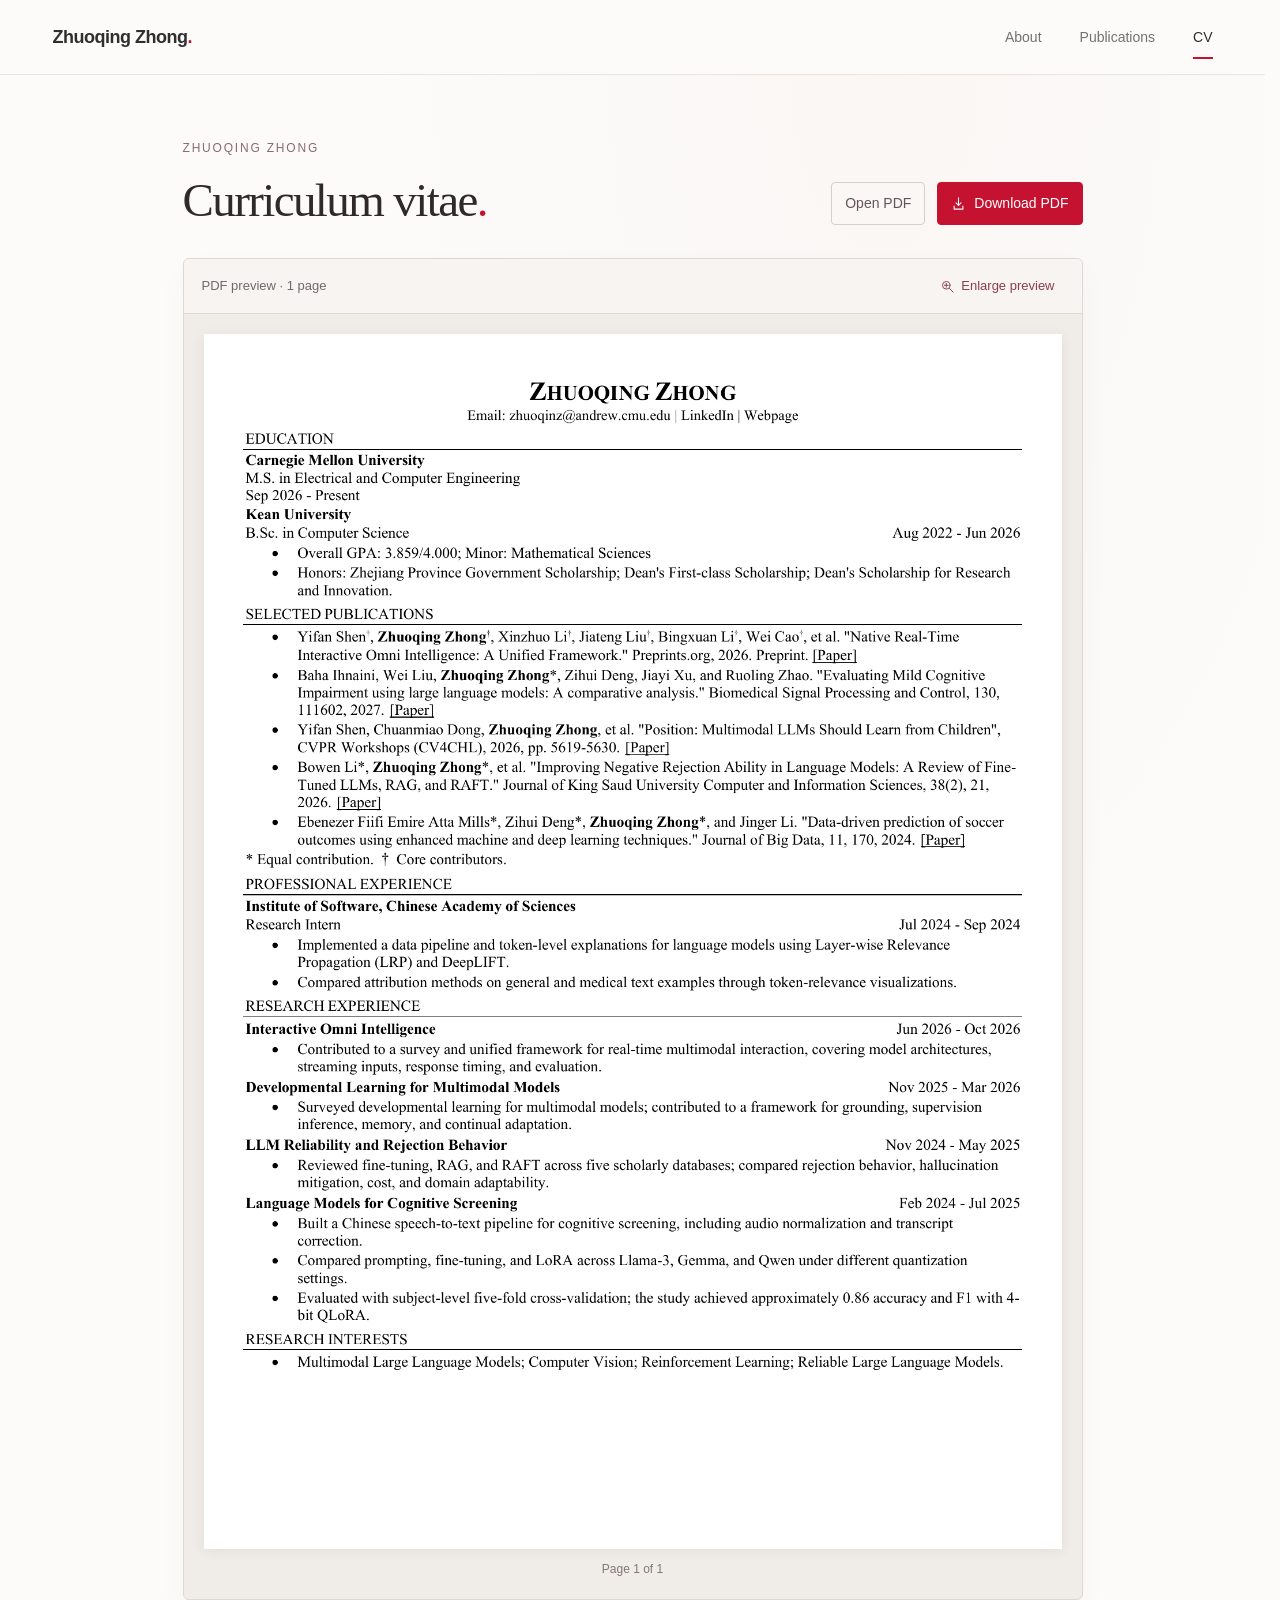
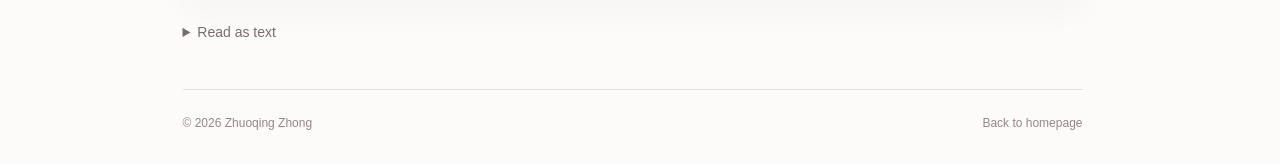
<file: cv.html>
<!doctype html>
<html lang="en">
<head>
  <meta charset="utf-8">
  <meta name="viewport" content="width=device-width, initial-scale=1">
  <title>CV — Zhuoqing Zhong</title>
  <meta name="description" content="Read Zhuoqing Zhong's curriculum vitae, or download the PDF.">
  <meta name="theme-color" content="#fcfbf9">
  <link rel="icon" href="assets/img/favicon.svg?v=cmu-red" type="image/svg+xml">
  <link rel="stylesheet" href="assets/css/personal.css">
  <link rel="stylesheet" href="assets/css/personal-v2.css?v=7e269d05c4">
  <link rel="stylesheet" href="assets/css/cv.css">
</head>
<body class="cv-body">
  <a class="skip-link" href="#cv">Skip to content</a>
  <header class="masthead">
    <nav class="nav" aria-label="Primary navigation">
      <a class="wordmark" href="index.html#about" aria-label="Zhuoqing Zhong, home">Zhuoqing Zhong<span>.</span></a>
      <div class="nav-links">
        <a href="index.html#about">About</a>
        <a href="index.html#publications">Publications</a>
        <a href="cv.html" aria-current="page">CV</a>
      </div>
    </nav>
  </header>
  <main class="cv-main" id="cv">
    <div class="cv-heading">
      <div>
        <p class="cv-eyebrow">ZHUOQING ZHONG</p>
        <h1>Curriculum vitae<span>.</span></h1>
      </div>
      <div class="cv-actions" aria-label="PDF options">
        <a class="cv-action" href="files/Zhuoqing_Zhong_CV.pdf?v=67b6223579" target="_blank" rel="noopener">Open PDF</a>
        <a class="cv-action cv-download" href="files/Zhuoqing_Zhong_CV.pdf?v=67b6223579" download="Zhuoqing_Zhong_CV.pdf"><svg viewBox="0 0 24 24" aria-hidden="true"><path d="M12 3v12m-4-4 4 4 4-4M5 16v5h14v-5"/></svg>Download PDF</a>
      </div>
    </div>
    <!-- CV_PREVIEW_START -->
    <section class="cv-preview" aria-label="Curriculum vitae preview" data-zoomed="false">
      <div class="cv-toolbar">
        <span>PDF preview · 1 page</span>
        <button class="cv-zoom" type="button" aria-pressed="false" aria-controls="cv-pages"><svg viewBox="0 0 24 24" aria-hidden="true"><circle cx="10" cy="10" r="6"/><path d="m15 15 6 6M7 10h6M10 7v6"/></svg><span>Enlarge preview</span></button>
      </div>
      <div class="cv-sheet-viewport" id="cv-pages" tabindex="0" aria-label="CV pages. When enlarged, scroll horizontally to read the full page.">
      <figure class="cv-page">
        <a class="cv-page-link" href="files/Zhuoqing_Zhong_CV.pdf?v=67b6223579#page=1" target="_blank" rel="noopener" aria-label="Curriculum vitae, page 1 of 1. Open the PDF in a new tab.">
          <img class="cv-page-image" src="assets/img/cv/page-1.webp?v=67b6223579" width="1488" height="2106" alt="Curriculum vitae, page 1 of 1" loading="eager" decoding="async">
        </a>
        <figcaption>Page 1 of 1</figcaption>
      </figure>
      </div>
    </section>
    <details class="cv-text-version">
      <summary>Read as text</summary>
      <section class="cv-text-page"><h2>Page 1 of 1</h2><p>ZHUOQING ZHONG
Email: zhuoqinz@andrew.cmu.edu | LinkedIn | Webpage
EDUCATION
Carnegie Mellon University
M.S. in Electrical and Computer Engineering
Sep 2026 - Present
Kean University
B.Sc. in Computer Science Aug 2022 - Jun 2026
• Overall GPA: 3.859/4.000; Minor: Mathematical Sciences
• Honors: Zhejiang Province Government Scholarship; Dean&#x27;s First-class Scholarship; Dean&#x27;s Scholarship for Research
and Innovation.
SELECTED PUBLICATIONS
• Yifan Shen†, Zhuoqing Zhong†, Xinzhuo Li†, Jiateng Liu†, Bingxuan Li†, Wei Cao†, et al. &quot;Native Real-Time
Interactive Omni Intelligence: A Unified Framework.&quot; Preprints.org, 2026. Preprint. [Paper]
• Baha Ihnaini, Wei Liu, Zhuoqing Zhong*, Zihui Deng, Jiayi Xu, and Ruoling Zhao. &quot;Evaluating Mild Cognitive
Impairment using large language models: A comparative analysis.&quot; Biomedical Signal Processing and Control, 130,
111602, 2027. [Paper]
• Yifan Shen, Chuanmiao Dong, Zhuoqing Zhong, et al. &quot;Position: Multimodal LLMs Should Learn from Children&quot;,
CVPR Workshops (CV4CHL), 2026, pp. 5619-5630. [Paper]
• Bowen Li*, Zhuoqing Zhong*, et al. &quot;Improving Negative Rejection Ability in Language Models: A Review of Fine-
Tuned LLMs, RAG, and RAFT.&quot; Journal of King Saud University Computer and Information Sciences, 38(2), 21,
2026. [Paper]
• Ebenezer Fiifi Emire Atta Mills*, Zihui Deng*, Zhuoqing Zhong*, and Jinger Li. &quot;Data-driven prediction of soccer
outcomes using enhanced machine and deep learning techniques.&quot; Journal of Big Data, 11, 170, 2024. [Paper]
* Equal contribution. † Core contributors.
PROFESSIONAL EXPERIENCE
Institute of Software, Chinese Academy of Sciences
Research Intern Jul 2024 - Sep 2024
• Implemented a data pipeline and token-level explanations for language models using Layer-wise Relevance
Propagation (LRP) and DeepLIFT.
• Compared attribution methods on general and medical text examples through token-relevance visualizations.
RESEARCH EXPERIENCE
Interactive Omni Intelligence Jun 2026 - Oct 2026
• Contributed to a survey and unified framework for real-time multimodal interaction, covering model architectures,
streaming inputs, response timing, and evaluation.
Developmental Learning for Multimodal Models Nov 2025 - Mar 2026
• Surveyed developmental learning for multimodal models; contributed to a framework for grounding, supervision
inference, memory, and continual adaptation.
LLM Reliability and Rejection Behavior Nov 2024 - May 2025
• Reviewed fine-tuning, RAG, and RAFT across five scholarly databases; compared rejection behavior, hallucination
mitigation, cost, and domain adaptability.
Language Models for Cognitive Screening Feb 2024 - Jul 2025
• Built a Chinese speech-to-text pipeline for cognitive screening, including audio normalization and transcript
correction.
• Compared prompting, fine-tuning, and LoRA across Llama-3, Gemma, and Qwen under different quantization
settings.
• Evaluated with subject-level five-fold cross-validation; the study achieved approximately 0.86 accuracy and F1 with 4-
bit QLoRA.
RESEARCH INTERESTS
• Multimodal Large Language Models; Computer Vision; Reinforcement Learning; Reliable Large Language Models. </p></section>
    </details>
    <!-- CV_PREVIEW_END -->
    <footer class="footer cv-footer"><span>© 2026 Zhuoqing Zhong</span><a href="index.html#about">Back to homepage</a></footer>
  </main>
  <script src="assets/js/cv.js" defer></script>
</body>
</html>
</file>
<file: assets/css/personal.css>
:root{--paper:#f8fafb;--ink:#24354a;--muted:#607084;--blue:#2b61ae;--line:#dce4ec;--serif:Georgia,'Times New Roman',serif}
*{box-sizing:border-box}html{scroll-behavior:smooth;scroll-padding-top:104px;scrollbar-gutter:stable}body{margin:0;background:var(--paper);color:var(--ink);font:16px/1.7 -apple-system,BlinkMacSystemFont,'Segoe UI',Helvetica,Arial,sans-serif;-webkit-font-smoothing:antialiased}a{color:inherit;text-decoration:none}a:focus-visible,button:focus-visible{outline:2px solid var(--blue);outline-offset:5px}p{margin:0}button{font:inherit}svg{display:block}::selection{background:#d6e5f6;color:#183958}.icon-sprite{display:none}.skip-link{position:fixed;top:-90px;left:20px;padding:10px;background:#fff;z-index:99}.skip-link:focus{top:12px}
.masthead{position:sticky;top:0;z-index:10;background:rgba(248,250,251,.95);backdrop-filter:blur(14px);border-bottom:1px solid var(--line)}.nav{max-width:1200px;min-height:78px;margin:auto;display:flex;align-items:center;justify-content:space-between;gap:32px}.wordmark{font-size:18px;font-weight:650;letter-spacing:-.6px}.wordmark span{color:var(--blue)}.nav-links{display:flex;align-items:center;gap:32px}.nav-links a{position:relative;padding:27px 0 25px;font-size:14px;color:var(--muted)}.nav-links a::after{content:'';position:absolute;bottom:16px;left:0;right:0;height:2px;background:var(--blue);transform:scaleX(0);transform-origin:left;transition:transform .25s}.nav-links a:hover,.nav-links a[aria-current]{color:var(--ink)}.nav-links a[aria-current]::after,.nav-links a:hover::after{transform:scaleX(1)}.reading-progress{position:absolute;left:0;bottom:-1px;height:2px;width:100%;background:var(--blue);transform:scaleX(0);transform-origin:left;opacity:.45}
.page{width:min(1200px,calc(100% - 88px));margin:86px auto 0;display:grid;grid-template-columns:210px minmax(0,1fr);gap:100px;align-items:start}.sidebar{position:sticky;top:126px}.portrait-frame{position:relative;margin-bottom:25px}.portrait-frame::after{content:'';position:absolute;left:16px;right:-9px;top:16px;bottom:-9px;border:1px solid #b9cde2;z-index:-1}.avatar{width:210px;height:258px;object-fit:cover;object-position:center 35%;display:block;border-radius:2px}.profile-name{font-weight:650;font-size:20px;letter-spacing:-.4px}.profile-role{font-size:14px;color:var(--blue);margin-top:3px}.affiliation{font-size:14px;line-height:1.7;margin-top:13px;color:var(--muted)}.affiliation strong{font-weight:500;color:var(--ink);display:inline-block;margin-top:5px}.profile-links{display:grid;grid-template-columns:1fr 1fr;gap:12px 8px;list-style:none;margin:25px 0 0;padding:24px 0 0;border-top:1px solid var(--line)}.profile-links a,.cv-link{display:flex;align-items:center;gap:9px;font-size:14px;color:var(--muted);width:fit-content}.profile-links svg,.cv-link svg{width:15px;height:15px;fill:none;stroke:currentColor;stroke-width:1.6;stroke-linecap:round;stroke-linejoin:round;flex-shrink:0}.profile-links a:hover,.cv-link:hover{color:var(--blue)}.cv-link{margin-top:19px}.content{min-width:0}.section{scroll-margin-top:0}.intro{padding-bottom:66px}.eyebrow{font-size:11px;letter-spacing:2.1px;font-weight:600;color:var(--blue);margin:0 0 19px}.intro h1{font-family:var(--serif);font-weight:400;letter-spacing:-3px;font-size:clamp(54px,5.7vw,78px);line-height:1.13;margin:0 0 25px}.intro h1>span{white-space:nowrap}.name-dot{color:var(--blue)}.intro-copy{max-width:620px;font-size:18px;line-height:1.8;color:#586879}.intro-copy strong{font-weight:500;color:var(--ink)}.intro-copy a{color:var(--ink);text-decoration:underline;text-decoration-color:#afc6df;text-underline-offset:5px;transition:text-decoration-color .2s}.intro-copy a:hover{text-decoration-color:var(--blue)}.signal-strip{margin:32px 0 23px;overflow:hidden}.signal-strip svg{width:100%;height:auto;max-height:114px}.signal-grid{color:#e0e8f0;opacity:.8}.signal-paths path{stroke-dasharray:1;stroke-dashoffset:0;animation:trace 1.9s cubic-bezier(.22,.61,.36,1) both}.signal-paths path:nth-child(2){animation-delay:.18s}.signal-paths path:nth-child(3){animation-delay:.32s}.signal-nodes{animation:nodes-in 1s .9s both}.interests h2{font-size:12px;letter-spacing:1.2px;text-transform:uppercase;font-weight:500;color:var(--muted);margin:0 0 14px}.interests ul{padding:0;margin:0;list-style:none;display:grid;grid-template-columns:1.2fr 1fr;gap:8px 20px}.interests li{font-size:14px;display:flex;align-items:center;gap:10px}.interest-glyph{width:18px;color:var(--blue);font-size:21px;font-family:Arial,sans-serif}.intro-enter{animation:enter .8s both}.intro h1{animation-delay:.1s}.intro-copy{animation-delay:.2s}
.section-heading{display:flex;align-items:center;justify-content:space-between;gap:20px;margin-bottom:32px;padding-bottom:18px;border-bottom:1px solid var(--line)}.section-heading h2{font-family:var(--serif);font-weight:400;font-size:35px;letter-spacing:-1px;line-height:1.2;margin:0}.section-heading h2 span{color:var(--blue)}.section-aside{font-size:10px;letter-spacing:1.5px;color:var(--muted)}.publication-list{list-style:none;padding:0;margin:0}.publication-list>li{position:relative;display:grid;grid-template-columns:245px minmax(0,1fr);gap:27px;padding:31px 0;border-bottom:1px solid var(--line)}.publication-list>li:first-child{padding-top:0;grid-template-columns:290px minmax(0,1fr)}.paper-figure{position:relative;align-self:start;display:flex;justify-content:center;align-items:center;background:white;padding:9px;border:1px solid #e0e6ed;border-radius:4px;min-height:155px;cursor:zoom-in;overflow:hidden;transition:border-color .2s,box-shadow .2s}.paper-figure img{display:block;width:100%;height:148px;object-fit:contain;transition:transform .35s}.publication-list>li:first-child .paper-figure img{height:175px}.figure-zoom{position:absolute;bottom:5px;right:6px;color:var(--blue);background:#fff;border:1px solid #dae4ef;border-radius:3px;width:23px;height:23px;display:grid;place-items:center;font:18px/1 Arial;opacity:0;transition:opacity .2s}.paper-figure:hover,.paper-figure:focus-visible{border-color:#abc2dc;box-shadow:0 5px 18px #254d7410}.paper-figure:hover img{transform:scale(1.025)}.paper-figure:hover .figure-zoom,.paper-figure:focus-visible .figure-zoom{opacity:1}.paper-details{min-width:0}.paper-category{font-size:10px;letter-spacing:1.1px;font-weight:650;color:var(--blue);margin-bottom:7px}.paper-title{font:400 22px/1.3 var(--serif);letter-spacing:-.3px;display:inline;color:#1c3047;text-decoration:underline;text-decoration-color:transparent;text-underline-offset:4px;transition:text-decoration-color .2s}.paper-title:hover{text-decoration-color:#a0b6cc}.authors{font-size:13px;line-height:1.8;color:#677484;margin-top:10px}.authors strong{font-weight:650;color:#35485c}.authors sup{font-size:9px}.venue{font-size:12px;line-height:1.6;color:#596b7e;margin-top:9px}.venue em{font-style:normal}.paper-resource{display:inline-flex;align-items:center;min-height:34px;margin:10px 16px 0 0;font-size:12px;font-weight:550;color:var(--blue);border-bottom:1px solid #b6cce3;transition:border-color .2s,color .2s}.paper-resource:hover{color:#193b6c;border-color:#193b6c}.contribution-note{font-size:12px;color:var(--muted);margin-top:18px}.background-section{margin-top:76px}.background-group{display:grid;grid-template-columns:112px minmax(0,1fr);gap:20px;margin:0 0 32px}.background-group h3{font-size:13px;font-weight:500;color:var(--muted);margin:0;padding-top:3px}.background-entry{display:flex;justify-content:space-between;gap:25px}.background-entry+.background-entry{margin-top:26px}.background-entry h4{font-size:16px;font-weight:600;line-height:1.5;margin:0 0 6px}.background-entry p{font-size:14px;color:var(--muted)}.background-entry .date{white-space:nowrap;font-size:12px;padding-top:3px}.minor{font-size:13px}.footer{display:flex;justify-content:space-between;gap:20px;margin-top:64px;padding:23px 0 30px;border-top:1px solid var(--line);font-size:12px;color:var(--muted)}.footer a:hover{color:var(--blue)}
.figure-open{overflow:hidden}.figure-dialog{width:fit-content;max-width:min(1180px,calc(100vw - 40px));max-height:calc(100dvh - 40px);margin:auto;padding:48px 24px 22px;border:0;border-radius:8px;background:#fff;color:var(--ink);box-shadow:0 20px 80px #0004}.figure-dialog::backdrop{background:#182331b8;backdrop-filter:blur(4px)}.figure-dialog figure{margin:0}.figure-full{display:block;width:auto;height:auto;max-width:100%;max-height:calc(100dvh - 210px);margin:auto;object-fit:contain}.figure-dialog figcaption{max-width:75ch;margin:17px auto 0;font-size:14px;line-height:1.5;text-align:center}.figure-close{position:absolute;top:5px;right:7px;width:40px;height:40px;border:0;border-radius:4px;background:transparent;color:#505a68;font:30px/1 Arial;cursor:pointer}.figure-close:hover{background:#edf2f8}
@keyframes trace{from{stroke-dashoffset:1}to{stroke-dashoffset:0}}@keyframes nodes-in{from{opacity:0}to{opacity:1}}@keyframes enter{from{opacity:0;transform:translateY(12px)}to{opacity:1;transform:translateY(0)}}
@media(min-width:1300px){.nav{width:calc(100% - 88px)}}
@media(max-width:1299px){.nav{width:calc(100% - 88px)}.page{gap:64px;grid-template-columns:190px minmax(0,1fr)}.avatar{width:190px;height:234px}.publication-list>li,.publication-list>li:first-child{grid-template-columns:220px minmax(0,1fr)}.intro h1{font-size:62px}.background-group{grid-template-columns:88px 1fr}}
@media(max-width:1050px){.page{gap:42px;grid-template-columns:170px minmax(0,1fr);width:calc(100% - 64px)}.nav{width:calc(100% - 64px)}.avatar{width:170px;height:210px}.intro h1{font-size:53px;letter-spacing:-2px}.interests ul{grid-template-columns:1fr}.publication-list>li,.publication-list>li:first-child{grid-template-columns:190px minmax(0,1fr);gap:22px}.paper-title{font-size:20px}.paper-figure img,.publication-list>li:first-child .paper-figure img{height:130px}.background-group{grid-template-columns:1fr;gap:12px}.section-aside{display:none}}
@media(max-width:800px){.page{grid-template-columns:150px minmax(0,1fr);gap:32px;margin-top:55px}.avatar{width:150px;height:184px}.nav-links{gap:20px}.profile-links{grid-template-columns:1fr;gap:10px}.profile-name{font-size:18px}.affiliation{font-size:13px}.intro h1{font-size:48px}.intro-copy{font-size:16px}.publication-list>li,.publication-list>li:first-child{grid-template-columns:1fr;gap:19px}.paper-figure{max-width:330px}.paper-figure img,.publication-list>li:first-child .paper-figure img{height:175px}.section-heading h2{font-size:31px}.background-entry{flex-direction:column;gap:5px}.background-entry .date{padding-top:0}}
@media(max-width:600px){html{scroll-padding-top:111px}.nav{width:calc(100% - 40px);min-height:90px;flex-direction:column;align-items:flex-start;justify-content:center;gap:4px;padding:10px 0}.wordmark{font-size:16px}.nav-links{width:100%;justify-content:space-between;gap:14px}.nav-links a{padding:6px 0;font-size:13px}.nav-links a::after{bottom:0}.page{width:calc(100% - 40px);grid-template-columns:1fr;gap:43px;margin-top:34px}.sidebar{position:static;display:grid;grid-template-columns:112px 1fr;gap:23px;align-items:start}.portrait-frame{margin:0}.portrait-frame::after{left:8px;right:-6px;top:8px;bottom:-6px}.avatar{width:112px;height:138px}.profile-name{font-size:18px}.profile-role{font-size:13px;margin-top:0}.affiliation{font-size:12px;line-height:1.55;margin-top:7px}.affiliation strong{margin-top:3px}.profile-links{grid-template-columns:repeat(4,auto);border:0;padding:0;margin:14px 0 0;gap:13px}.profile-links a{font-size:0;gap:0;min-width:24px;min-height:26px}.profile-links svg{width:16px;height:16px}.cv-link{font-size:12px;margin-top:9px}.cv-link svg{width:14px;height:14px}.intro{padding-bottom:47px}.eyebrow{font-size:10px;margin-bottom:12px;letter-spacing:1.8px}.intro h1{font-size:clamp(39px,10.5vw,58px);letter-spacing:-1.6px;margin-bottom:20px}.intro-copy{font-size:16px;line-height:1.75}.signal-strip{margin:25px 0 20px}.signal-strip svg{width:140%;max-width:none;transform:translateX(-14%);height:85px}.interests ul{gap:7px}.interests li{font-size:13px}.interests h2{font-size:11px}.section-heading{margin-bottom:24px;padding-bottom:15px}.section-heading h2{font-size:30px}.paper-category{font-size:10px}.publication-list>li,.publication-list>li:first-child{gap:18px;padding:27px 0}.publication-list>li:first-child{padding-top:0}.paper-figure{width:100%;max-width:none;padding:9px;min-height:0}.paper-figure img,.publication-list>li:first-child .paper-figure img{height:185px}.figure-zoom{opacity:.8}.paper-title{font-size:22px}.authors{font-size:13px}.paper-resource{font-size:13px;min-height:38px}.background-section{margin-top:55px}.background-group{margin-bottom:28px}.background-entry{gap:5px}.background-entry h4{font-size:15px}.background-entry p{font-size:13px}.footer{margin-top:40px;font-size:11px}.figure-dialog{max-width:calc(100vw - 20px);padding:48px 12px 18px}.figure-dialog figcaption{font-size:13px}}
@media(prefers-reduced-motion:reduce){html{scroll-behavior:auto}*,*::before,*::after{animation:none!important;transition:none!important}.paper-figure:hover img{transform:none}}
</file>
<file: assets/css/personal-v2.css>
/* Carnegie red is reserved for affiliation and small interactive accents. */
:root{--paper:#fcfbf9;--ink:#302f30;--muted:#747174;--blue:#a5263c;--line:#e7e2df;--cmu:#c41230}
body{background:radial-gradient(ellipse at 70% 4%,#f1e4e230,transparent 40%),var(--paper)}
.masthead{background:rgba(252,251,249,.94);border-bottom-color:#e9e5e2}.wordmark{letter-spacing:-.5px}.wordmark span{color:var(--cmu)}.nav{min-height:74px}.nav-links{gap:38px}.nav-links a{padding:25px 0 23px}.nav-links a::after{height:2px;background:var(--cmu);bottom:14px}.reading-progress{background:var(--cmu);opacity:.3}
.page{max-width:1160px;grid-template-columns:220px minmax(0,1fr);gap:88px;margin-top:76px}.nav{max-width:1160px}.sidebar{top:112px}.portrait-frame{padding:6px;background:#fff;border:1px solid #e5deda;border-radius:5px;box-shadow:0 8px 25px #45352c09;margin-bottom:25px;animation:portrait-in 1.25s cubic-bezier(.16,1,.3,1) both}.portrait-frame::after{z-index:1;left:20px;right:20px;top:auto;bottom:-1px;height:2px;border:0;background:linear-gradient(90deg,var(--cmu) 0 34%,#c0b6b1 34% 56%,transparent 56%);transform-origin:left;animation:rule-in 1s .75s both}.avatar{width:100%;height:256px;border-radius:2px}.profile-role{font-size:14px;font-weight:600;color:#4d4547;margin-bottom:8px}.affiliation{font-size:14px;color:#777174;margin-top:0;line-height:1.65}.campus-link{display:flex;align-items:center;gap:12px;width:fit-content;margin-top:17px;color:var(--cmu);font-size:15px;line-height:1.35;font-weight:600;letter-spacing:-.15px}.campus-mark{width:22px;height:27px;flex:0 0 auto;background:linear-gradient(90deg,transparent 0 4px,#c412302b 4px 6px,transparent 6px 13px,#c41230 13px 16px,transparent 16px),linear-gradient(transparent 0 7px,#c41230 7px 10px,transparent 10px 19px,#c4123038 19px 21px,transparent 21px)}.campus-link:hover{color:#8f1026}.campus-link:hover .campus-mark{transform:translateY(-2px)}.campus-mark{transition:transform .2s}.profile-links{margin-top:24px;padding-top:21px;gap:13px 12px}.profile-links a,.cv-link{color:#767072}.profile-links a:hover,.cv-link:hover{color:var(--cmu)}.profile-info{animation:enter .8s .45s both}.cv-link{margin-top:21px}
.intro{padding-bottom:53px;position:relative}.intro::before{content:'';position:absolute;left:-29px;top:5px;width:1px;height:63px;background:linear-gradient(var(--cmu),#c4123000);animation:rule-down .9s .2s both;transform-origin:top}.intro-topline{display:flex;align-items:center;justify-content:space-between;margin-bottom:18px}.eyebrow{margin:0;font-size:11px;letter-spacing:2px;color:#8b6a70;font-weight:550}.replay-intro{border:0;background:transparent;color:#9b9290;cursor:pointer;width:30px;height:30px;padding:7px;border-radius:50%;transition:background .2s,color .2s,transform .4s}.replay-intro svg{width:16px;height:16px;fill:none;stroke:currentColor;stroke-width:1.3;stroke-linecap:round;stroke-linejoin:round}.replay-intro:hover{color:var(--cmu);background:#f4e9e8;transform:rotate(-30deg)}.replay-intro:disabled{cursor:default;opacity:.3}.intro h1{color:#30292c;font-size:72px;letter-spacing:-3.2px;line-height:1.18;margin:0 0 23px;font-weight:400;animation:none;white-space:normal}.name-heading .name-word{display:inline-flex;white-space:nowrap;vertical-align:top}.name-heading .letter-mask{display:inline-block;overflow:hidden;vertical-align:top;padding-bottom:8px;margin-bottom:-8px}.name-heading .name-glyph{display:inline-block;transform-origin:bottom left;animation:letter-enter 1.05s cubic-bezier(.16,1,.3,1) both;animation-delay:calc(.16s + var(--i)*.045s)}.name-heading .name-space{display:inline-block;width:.2em}.name-heading .name-dot{color:var(--cmu);animation:dot-enter .6s 1.05s both}.intro-copy{color:#736b6e;font-size:17px;line-height:1.85;max-width:620px;animation:copy-enter .9s .68s both}.intro-copy strong{color:#4c4246;font-weight:550}.intro-copy a{color:var(--cmu);text-decoration:none;background:linear-gradient(#c4123029,#c4123029) 0 100% / 100% 1px no-repeat;padding-bottom:2px;transition:background-size .2s}.intro-copy a:hover{background-size:100% 5px}
.signal-strip{position:relative;margin:27px 0 24px;border-top:1px solid #eee7e3;border-bottom:1px solid #eee7e3;background:linear-gradient(90deg,#f9f5f1a0,transparent 35%,#f6eceb60 70%,transparent);padding:6px 0;overflow:hidden;animation:copy-enter 1s .72s both}.signal-strip svg{max-height:104px}.signal-grid{color:#ded4d0;opacity:.55}.signal-paths{stroke-width:1.2}.signal-paths path{animation:trace 2.2s .55s cubic-bezier(.22,.61,.36,1) both}.signal-paths path:nth-child(2){animation-delay:.7s}.signal-paths path:nth-child(3){animation-delay:.85s}.signal-nodes{animation:nodes-in .9s 1.6s both}.signal-nodes circle:nth-child(3){fill:var(--cmu);stroke:var(--paper);stroke-width:3;r:6}.signal-travel path{stroke-dasharray:.045 .955;stroke-dashoffset:1;animation:signal-pass 2.25s .7s ease-in-out both;opacity:0}.signal-travel path:nth-child(2){animation-delay:.9s}.signal-travel path:nth-child(3){animation-delay:1.1s}.signal-ring{transform-box:fill-box;transform-origin:center;animation:ring-enter 1.1s 1.55s ease-out both;opacity:0}.interests{animation:copy-enter .9s 1s both}.interests h2{font-size:11px;letter-spacing:1.4px;color:#928080;margin-bottom:12px}.interests ul{grid-template-columns:1.25fr 1fr;gap:0 23px}.interests li{padding:9px 0;border-bottom:1px solid #ece5e2;font-size:13px;gap:9px;transition:color .2s,border-color .2s}.interests li:hover{color:var(--cmu);border-color:#c4123055}.interest-glyph{color:#9e6370;font-size:18px;transition:transform .3s}.interests li:hover .interest-glyph{transform:rotate(-8deg) scale(1.13)}
.section-heading{padding-bottom:17px;margin-bottom:29px;border-bottom-color:#d8cfca;position:relative}.section-heading::after{content:'';position:absolute;left:0;bottom:-1px;width:38px;height:2px;background:var(--cmu)}.section-heading h2{font-size:33px;letter-spacing:-.8px;color:#3d3135}.section-heading h2 span{color:var(--cmu)}.section-aside{color:#97868a;font-size:10px;letter-spacing:1.4px}.publication-list>li{grid-template-columns:238px minmax(0,1fr);gap:28px;padding:30px 0;border-bottom-color:#e7dfdb;transition:opacity .6s,transform .6s}.publication-list>li:first-child{grid-template-columns:266px minmax(0,1fr)}.publication-list>li::before{content:'';position:absolute;left:-15px;top:28px;bottom:28px;width:2px;background:var(--cmu);transform:scaleY(0);transform-origin:top;transition:transform .28s;opacity:.6}.publication-list>li:first-child::before{top:0}.publication-list>li:hover::before{transform:scaleY(1)}.paper-figure{padding:9px;background:#fff;border-color:#e8dfdb;border-radius:6px;box-shadow:0 3px 14px #46382f04;min-height:150px}.paper-figure img{height:146px}.publication-list>li:first-child .paper-figure img{height:163px}.paper-figure:hover,.paper-figure:focus-visible{border-color:#c7a7a8;box-shadow:0 6px 22px #6f36300d}.figure-zoom{color:var(--cmu);border-color:#e1cdcd}.paper-category{color:#9a656c;font-size:10px;font-weight:600;letter-spacing:1.1px;margin-bottom:9px}.paper-title{color:#3d3135;font-size:22px;line-height:1.33;transition:color .2s,text-decoration-color .2s}.paper-title:hover{color:#9c263d;text-decoration-color:#dcb8bd}.authors{color:#857b7d;font-size:13px;line-height:1.75;margin-top:10px}.authors strong{color:#493a40}.venue{color:#89767b;font-size:12px}.paper-resource{color:#8f3c4d;border-bottom-color:#d9bdc3;font-weight:550;min-height:30px;margin-top:13px}.paper-resource:hover{color:var(--cmu);border-color:var(--cmu)}.contribution-note{color:#938387;font-size:11px}.footer{margin-top:48px;color:#96858b;border-color:#e7dfdb}.figure-dialog{color:var(--ink)}.figure-dialog::backdrop{background:#35292db8}.figure-close:hover{background:#f5ecee}.has-reveals .publication-list>li.awaiting-reveal{opacity:0;transform:translateY(22px)}
/* The two initials open into the full name; interaction stays with the person. */
.portrait-arrival{animation:portrait-in 1.25s .2s cubic-bezier(.16,1,.3,1) both;perspective:850px}
.portrait-frame{animation:none;transform:rotateX(var(--tilt-x,0deg)) rotateY(var(--tilt-y,0deg));transition:transform .3s ease-out,box-shadow .3s}
/* Keep a small ink allowance beyond the layout box throughout the reveal.
   Negative tracking must not crop rounded strokes or snap them in at the end. */
.name-heading .letter-mask{padding-top:5px;margin-top:-5px;overflow:visible;clip-path:inset(-.25em -.12em -.25em 0)}
.name-heading .letter-mask:not(.is-initial){animation:name-unfold 1.15s .45s cubic-bezier(.22,.68,.18,1) both}
.name-heading .name-glyph{animation:ink-arrival 1.25s .48s both;transform:none}
.name-heading .is-initial .name-glyph{animation:initial-ink 1.6s .15s both}
.name-heading .glyph-ink{display:inline-block;color:var(--letter-ink,inherit);transform:translateY(var(--letter-lift,0px));transition:color .18s ease-out,transform .18s ease-out}
/* Match the optical spacing of both Z-h pairs and the o-q pair. */
.name-heading .is-initial .name-glyph,
.name-heading .name-word:first-child .letter-mask:nth-child(4) .name-glyph{padding-right:.025em}
.name-heading .letter-mask.is-terminal{letter-spacing:0;padding-right:.025em}
.name-heading .name-dot{animation-delay:1.3s;margin-left:.06em;letter-spacing:0;flex-shrink:0}
.intro-topline{justify-content:flex-end;min-height:30px}
.intro-slogan{font:400 clamp(21px,1.85vw,26px)/1.6 -apple-system,BlinkMacSystemFont,'Segoe UI',Helvetica,Arial,sans-serif;letter-spacing:-.35px;color:#514b4e;max-width:830px;margin:0;animation:copy-enter .9s .75s both}
.slogan-focus{color:#383137;font-weight:550;text-decoration:none;padding:0 .025em;margin:0 -.025em;-webkit-box-decoration-break:clone;box-decoration-break:clone;background-image:linear-gradient(#66515c14,#66515c14),linear-gradient(#a55d6a55,#a55d6a55);background-position:0 91%,0 100%;background-repeat:no-repeat;background-size:100% .22em,100% 1px;transition:color .2s,background-size .2s;animation:emphasis-in .65s var(--emphasis-delay,1.8s) backwards}
[data-focus-group="perception"]{--emphasis-delay:1.8s}
[data-focus-group="prediction"]{--emphasis-delay:2.2s}
[data-focus-group="reliability"]{--emphasis-delay:2.6s}
.slogan-focus:hover,.slogan-focus:focus-visible,.slogan-focus.is-linked{color:#383137;background-size:100% .65em,100% 2px}
.interests li[data-focus-group]{position:relative;padding:0;transition:background .2s,border-color .2s;animation:topic-intro-pulse .8s var(--emphasis-delay) backwards;scroll-margin-block:130px}
.interest-link{display:flex;align-items:center;gap:9px;width:100%;padding:9px 9px 9px 0;color:inherit;border-radius:2px;transition:color .2s}
.interests li[data-focus-group]::before{content:'';position:absolute;left:-8px;top:10px;bottom:10px;width:2px;background:#9e6370;opacity:0;transform:scaleY(.3);transition:opacity .2s,transform .2s}
.interests li:hover{color:#3f363b;border-bottom-color:#9e637055}
.interests li.is-linked{background:linear-gradient(90deg,#66515c0a,transparent);border-bottom-color:#9e637055;color:#3f363b}
.interest-glyph{width:20px;height:20px;flex:0 0 20px;fill:none;stroke:currentColor;stroke-width:1.5;stroke-linecap:round;stroke-linejoin:round}
.interests li.is-linked::before{opacity:.8;transform:scaleY(1)}
.interests li.is-linked .interest-glyph{transform:rotate(-8deg) scale(1.1)}
.slogan-focus:focus-visible,.interest-link:focus-visible{outline:2px solid #a5263c;outline-offset:5px}
@keyframes emphasis-in{from{background-size:0 .22em,0 1px}to{background-size:100% .22em,100% 1px}}
@keyframes topic-intro-pulse{0%,100%{background-color:transparent}40%{background-color:#66515c0a}}
.about-details{margin-top:31px;padding-top:25px;border-top:1px solid var(--line)}
.about-details h2{font:400 29px/1.25 var(--serif);letter-spacing:-.5px;color:#3d3135;margin:0 0 17px;animation:copy-enter .9s .9s both}
.intro-direction{max-width:740px;font-size:16px;line-height:1.85;color:#645b5e;margin:0;animation:copy-enter .9s 1.05s both}
.intro .intro-copy{max-width:740px;font-size:16px;line-height:1.8;margin-bottom:13px;animation-delay:.95s}
.interests{margin-top:23px;padding-top:0;border-top:0;animation-delay:1.15s}
.intro{padding-bottom:60px}
@keyframes name-unfold{0%{max-width:0;opacity:0}18%{opacity:1}100%{max-width:1em;opacity:1}}
/* Isolate the original letter-unfold layout work without clipping its ink. */
.name-heading{contain:layout style}
.paper-figure picture{display:block;width:100%;min-width:0}
/* Reserve the original figure dimensions while its full-resolution file loads. */
.figure-full{width:var(--figure-width,auto);aspect-ratio:var(--figure-ratio,auto)}
@keyframes initial-ink{0%,20%{color:var(--cmu)}100%{color:#30292c}}
@keyframes ink-arrival{0%{color:var(--cmu);opacity:0;transform:translateY(5px)}40%{opacity:1}100%{color:#30292c;opacity:1;transform:translateY(0)}}
@media(hover:hover) and (pointer:fine){.portrait-frame:hover{box-shadow:0 12px 28px #45352c12}}
@media(prefers-reduced-motion:reduce){.portrait-frame,.name-heading .glyph-ink{transform:none!important}.name-heading .glyph-ink{color:inherit!important}}
@keyframes letter-enter{from{opacity:0;transform:translateY(110%) rotate(7deg);filter:blur(4px)}to{opacity:1;transform:translateY(0) rotate(0);filter:blur(0)}}
@keyframes dot-enter{0%{opacity:0;transform:scale(0) translateY(-12px)}75%{transform:scale(1.25)}100%{opacity:1;transform:scale(1)}}
@keyframes portrait-in{from{opacity:0;transform:translateY(32px) rotate(-2deg);filter:blur(5px)}to{opacity:1;transform:none;filter:blur(0)}}
@keyframes copy-enter{from{opacity:0;transform:translateY(18px)}to{opacity:1;transform:none}}
@keyframes rule-in{from{transform:scaleX(0)}to{transform:scaleX(1)}}@keyframes rule-down{from{transform:scaleY(0)}to{transform:scaleY(1)}}
@keyframes signal-pass{0%{opacity:0;stroke-dashoffset:1}12%{opacity:1}88%{opacity:1}100%{opacity:0;stroke-dashoffset:0}}
@keyframes ring-enter{0%{opacity:.8;transform:scale(.2)}100%{opacity:0;transform:scale(1.8)}}
@media(max-width:1299px){.page{grid-template-columns:190px minmax(0,1fr);gap:65px}.avatar{height:225px}.intro h1{font-size:62px}.publication-list>li,.publication-list>li:first-child{grid-template-columns:215px minmax(0,1fr)}.intro::before{left:-23px}.interests ul{gap:0 16px}}
@media(max-width:1050px){.page{grid-template-columns:175px minmax(0,1fr);gap:45px;margin-top:60px}.avatar{height:207px}.intro h1{font-size:52px;letter-spacing:-2.2px}.intro-copy{font-size:16px}.publication-list>li,.publication-list>li:first-child{grid-template-columns:180px minmax(0,1fr);gap:21px}.paper-title{font-size:20px}.interests ul{grid-template-columns:1fr}.intro::before{left:-18px}.campus-link{font-size:14px;gap:9px}.signal-strip{margin:24px 0 20px}}
@media(max-width:800px){.page{grid-template-columns:150px minmax(0,1fr);gap:32px}.avatar{height:177px}.profile-links{grid-template-columns:1fr}.intro h1{font-size:46px}.campus-mark{display:none}.campus-link{font-size:14px}.publication-list>li,.publication-list>li:first-child{grid-template-columns:1fr;gap:18px}.paper-figure img,.publication-list>li:first-child .paper-figure img{height:175px}.publication-list>li::before{left:-12px}.intro::before{display:none}}
@media(max-width:600px){.nav{min-height:86px;padding:9px 0}.nav-links{justify-content:flex-start;gap:30px}.nav-links a{padding:5px 0}.nav-links a::after{bottom:0}.page{grid-template-columns:1fr;gap:37px;margin-top:32px}.sidebar{grid-template-columns:118px 1fr;gap:23px}.portrait-frame{padding:4px;margin:0}.avatar{height:135px}.portrait-frame::after{left:12px;right:12px;bottom:-1px}.profile-role{font-size:13px;margin:0 0 5px}.affiliation{font-size:12px;line-height:1.55}.campus-link{font-size:13px;line-height:1.3;margin-top:8px;gap:7px}.campus-mark{display:block;width:17px;height:22px;background-size:90% 90%}.profile-links{grid-template-columns:repeat(4,auto);gap:12px;padding:0;margin-top:12px}.profile-links a{font-size:0}.cv-link{margin-top:10px;font-size:12px}.intro-topline{margin-bottom:13px}.replay-intro{width:27px;height:27px;padding:6px}.eyebrow{font-size:10px}.intro h1{font-size:clamp(36px,10vw,56px);letter-spacing:-1.6px;line-height:1.2;margin-bottom:18px}.intro-copy{font-size:16px;line-height:1.8}.signal-strip{margin:23px 0 20px;padding:2px 0}.signal-strip svg{height:80px}.interests li{padding:8px 0;font-size:13px}.interests h2{font-size:10px}.intro{padding-bottom:44px}.section-heading h2{font-size:29px}.publication-list>li,.publication-list>li:first-child{gap:19px;padding:28px 0}.publication-list>li:first-child{padding-top:0}.paper-figure img,.publication-list>li:first-child .paper-figure img{height:185px}.paper-title{font-size:22px}.paper-category{font-size:10px}.paper-resource{font-size:13px;min-height:35px}.publication-list>li::before{display:none}.footer{margin-top:38px}}
/* Slightly quieter title scale; keep body copy and motion unchanged. */
.intro h1{font-size:66px}
.about-details h2{font-size:27.5px}
.section-heading h2{font-size:31.5px}
.paper-title{font-size:20px}
@media(max-width:1299px){.intro h1{font-size:57px}}
@media(max-width:1050px){.intro h1{font-size:48px}.paper-title{font-size:19px}}
@media(max-width:800px){.intro h1{font-size:42px}}
@media(max-width:600px){.intro h1{font-size:clamp(33px,9.2vw,51.5px)}.section-heading h2{font-size:27.5px}.paper-title{font-size:20px}}
/* Keep the short profile facts on separate single lines when space permits. */
.campus-link{font-weight:500}
@media(min-width:1051px){.affiliation{font-size:13px}.campus-link{font-size:14px}}
@media(min-width:1051px) and (max-width:1299px){.page{grid-template-columns:220px minmax(0,1fr);gap:35px}.portrait-arrival{max-width:190px}}
@media(prefers-reduced-motion:reduce){.signal-travel,.signal-ring{display:none}.has-reveals .publication-list>li.awaiting-reveal{opacity:1;transform:none}.replay-intro{display:none}*,*::before,*::after{animation:none!important;transition:none!important}}
</file>
<file: assets/css/cv.css>
.cv-main{width:min(900px,calc(100% - 88px));margin:64px auto 0}
.cv-heading{display:flex;align-items:flex-end;justify-content:space-between;gap:24px;margin-bottom:30px}
.cv-eyebrow{color:#8b6a70;letter-spacing:1.8px;font-size:12px;line-height:1.5;margin:0 0 15px}
.cv-heading h1{font:400 clamp(34px,4vw,47px)/1.2 var(--serif);letter-spacing:-1.6px;margin:0;color:#30292c}
.cv-heading h1 span{color:var(--cmu)}
.cv-actions{display:flex;align-items:center;gap:12px;flex-shrink:0;padding-bottom:3px}
.cv-action{display:inline-flex;align-items:center;justify-content:center;gap:8px;min-height:42px;padding:9px 13px;border:1px solid #d8cfca;border-radius:4px;color:#62565a;font-size:14px;white-space:nowrap;transition:background .2s,border-color .2s,color .2s}
.cv-action:hover{border-color:#ad7781;color:var(--cmu);background:#f7eeef}
.cv-download{background:var(--cmu);border-color:var(--cmu);color:#fff}
.cv-download:hover{background:#a71029;border-color:#a71029;color:#fff}
.cv-action svg{width:15px;height:15px;fill:none;stroke:currentColor;stroke-width:1.7;stroke-linecap:round;stroke-linejoin:round}
.cv-preview{border:1px solid #ded7d2;border-radius:6px;overflow:hidden;background:#f0ece8;box-shadow:0 12px 35px #45352c07}
.cv-toolbar{display:flex;justify-content:space-between;align-items:center;gap:15px;padding:11px 18px;border-bottom:1px solid #ded7d2;background:#f7f4f1;font-size:13px;color:#74676c}
.cv-zoom{display:none;min-height:32px;align-items:center;gap:6px;padding:3px 8px;border:1px solid transparent;border-radius:3px;background:transparent;color:#8f3c4d;cursor:pointer;font-size:13px}
.cv-enhanced .cv-zoom{display:inline-flex}
.cv-zoom:hover{background:#efe5e5;border-color:#dfc5ca}
.cv-zoom svg{width:15px;height:15px;fill:none;stroke:currentColor;stroke-width:1.5;stroke-linecap:round}
.cv-sheet-viewport{overflow-x:auto;padding:20px;scrollbar-color:#b4a6a8 #ede7e3;overscroll-behavior-x:contain}
.cv-page{margin:0 auto 20px;max-width:100%}
.cv-page:last-child{margin-bottom:0}
.cv-page-link{display:block;background:#fff;box-shadow:0 2px 12px #40322b13;outline-offset:3px}
.cv-page-image{display:block;width:100%;height:auto}
.cv-page figcaption{font-size:12px;color:#84757b;text-align:center;margin-top:10px}
.cv-preview[data-zoomed="true"] .cv-page{width:1150px;max-width:none}
.cv-text-version{margin-top:21px;color:#796c71;font-size:14px}
.cv-text-version summary{width:fit-content;cursor:pointer;text-underline-offset:4px;min-height:30px}
.cv-text-version summary:hover{color:var(--cmu)}
.cv-text-page{margin-top:16px;padding:23px 26px;border:1px solid var(--line);background:#fff;color:#4d4547;line-height:1.75}
.cv-text-page h2{font-size:16px;margin:0 0 14px}
.cv-text-page p{white-space:pre-line;overflow-wrap:anywhere;font-size:15px}
.cv-footer{margin-top:38px}
@media(max-width:800px){.cv-main{width:calc(100% - 64px);margin-top:45px}.cv-heading{align-items:flex-start;flex-direction:column;gap:22px}.cv-heading h1{font-size:40px}.cv-actions{padding-bottom:0}.cv-sheet-viewport{padding:15px}}
@media(max-width:600px){.cv-main{width:calc(100% - 40px);margin-top:34px}.cv-heading{margin-bottom:23px;gap:20px}.cv-eyebrow{font-size:11px;margin-bottom:11px}.cv-heading h1{font-size:36px;letter-spacing:-1.1px}.cv-actions{gap:10px}.cv-action{font-size:13px;min-height:42px;padding:9px 12px}.cv-toolbar{padding:9px 10px;font-size:12px;gap:8px}.cv-zoom{font-size:12px;padding:3px 6px;min-height:34px}.cv-sheet-viewport{padding:9px}.cv-preview[data-zoomed="true"] .cv-page{width:780px}.cv-text-page{padding:18px}.cv-text-page p{font-size:14px}.cv-footer{font-size:11px;gap:10px}}
</file>
